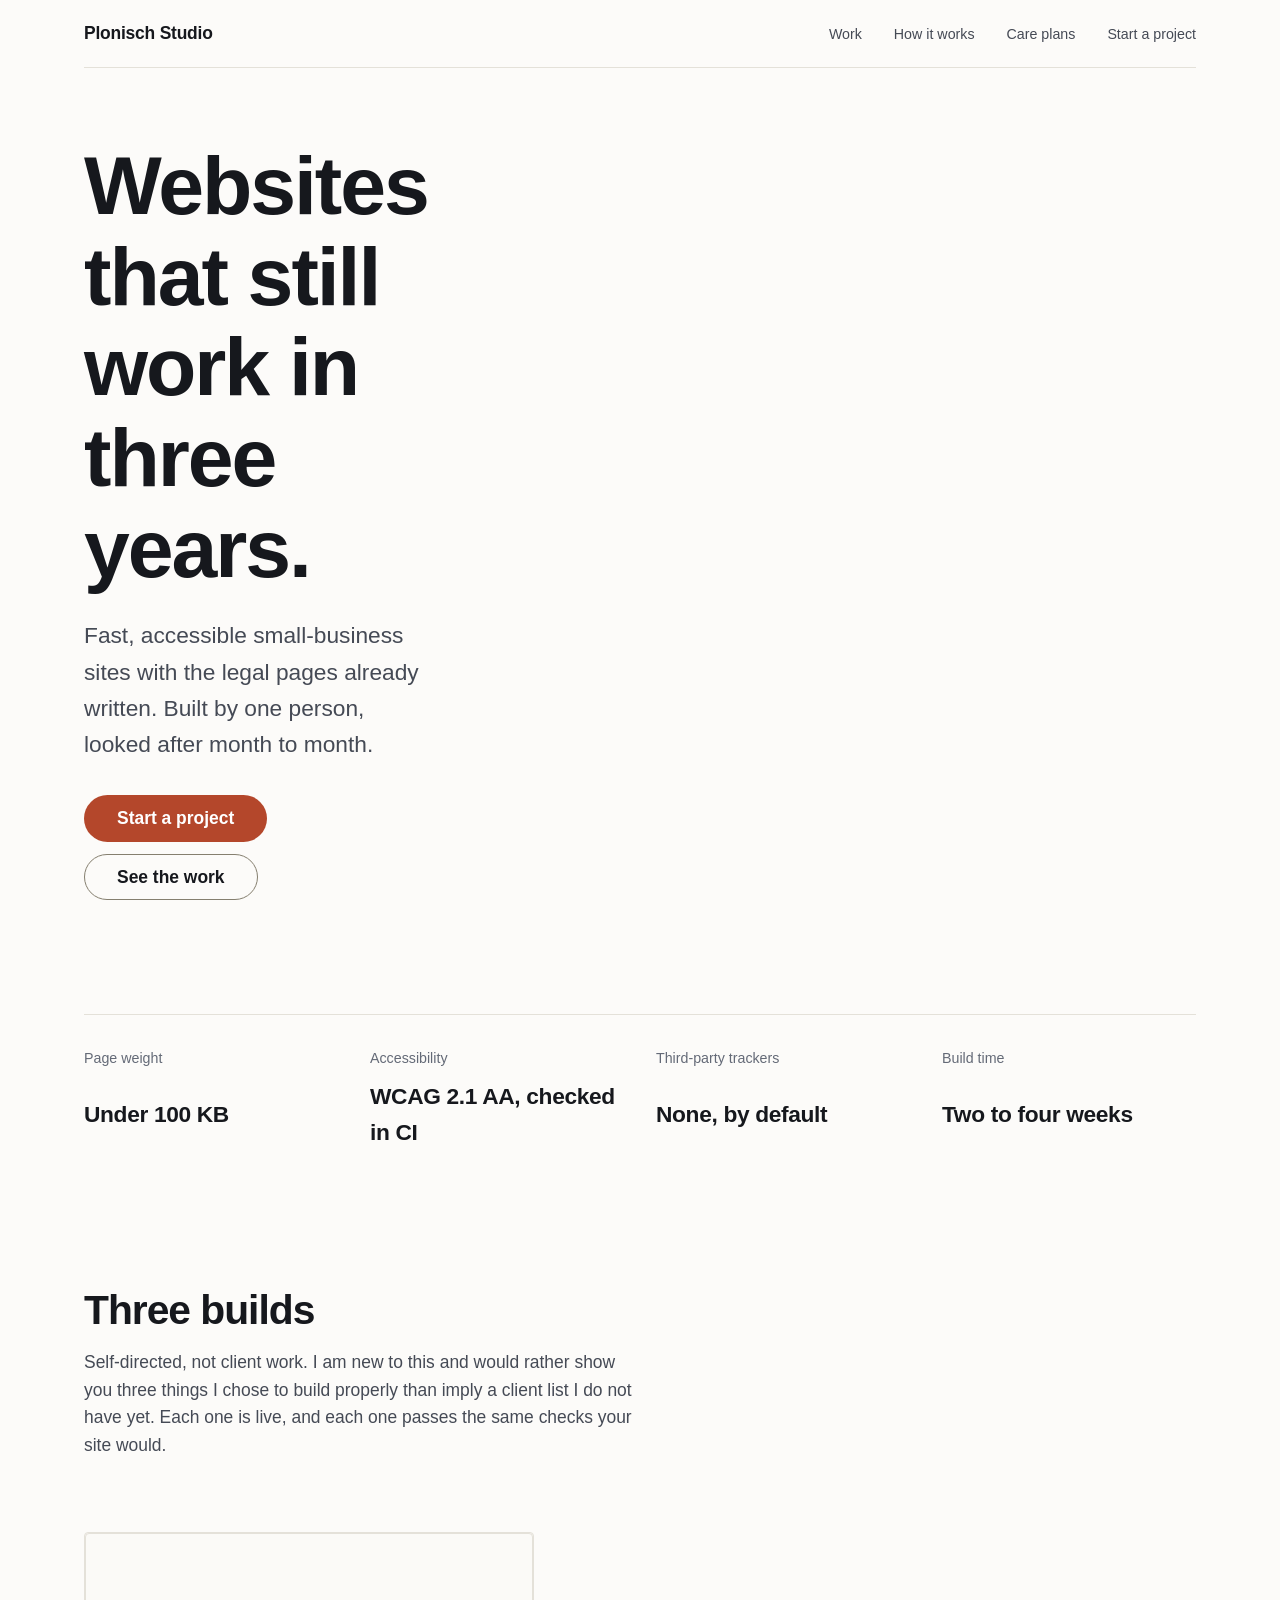
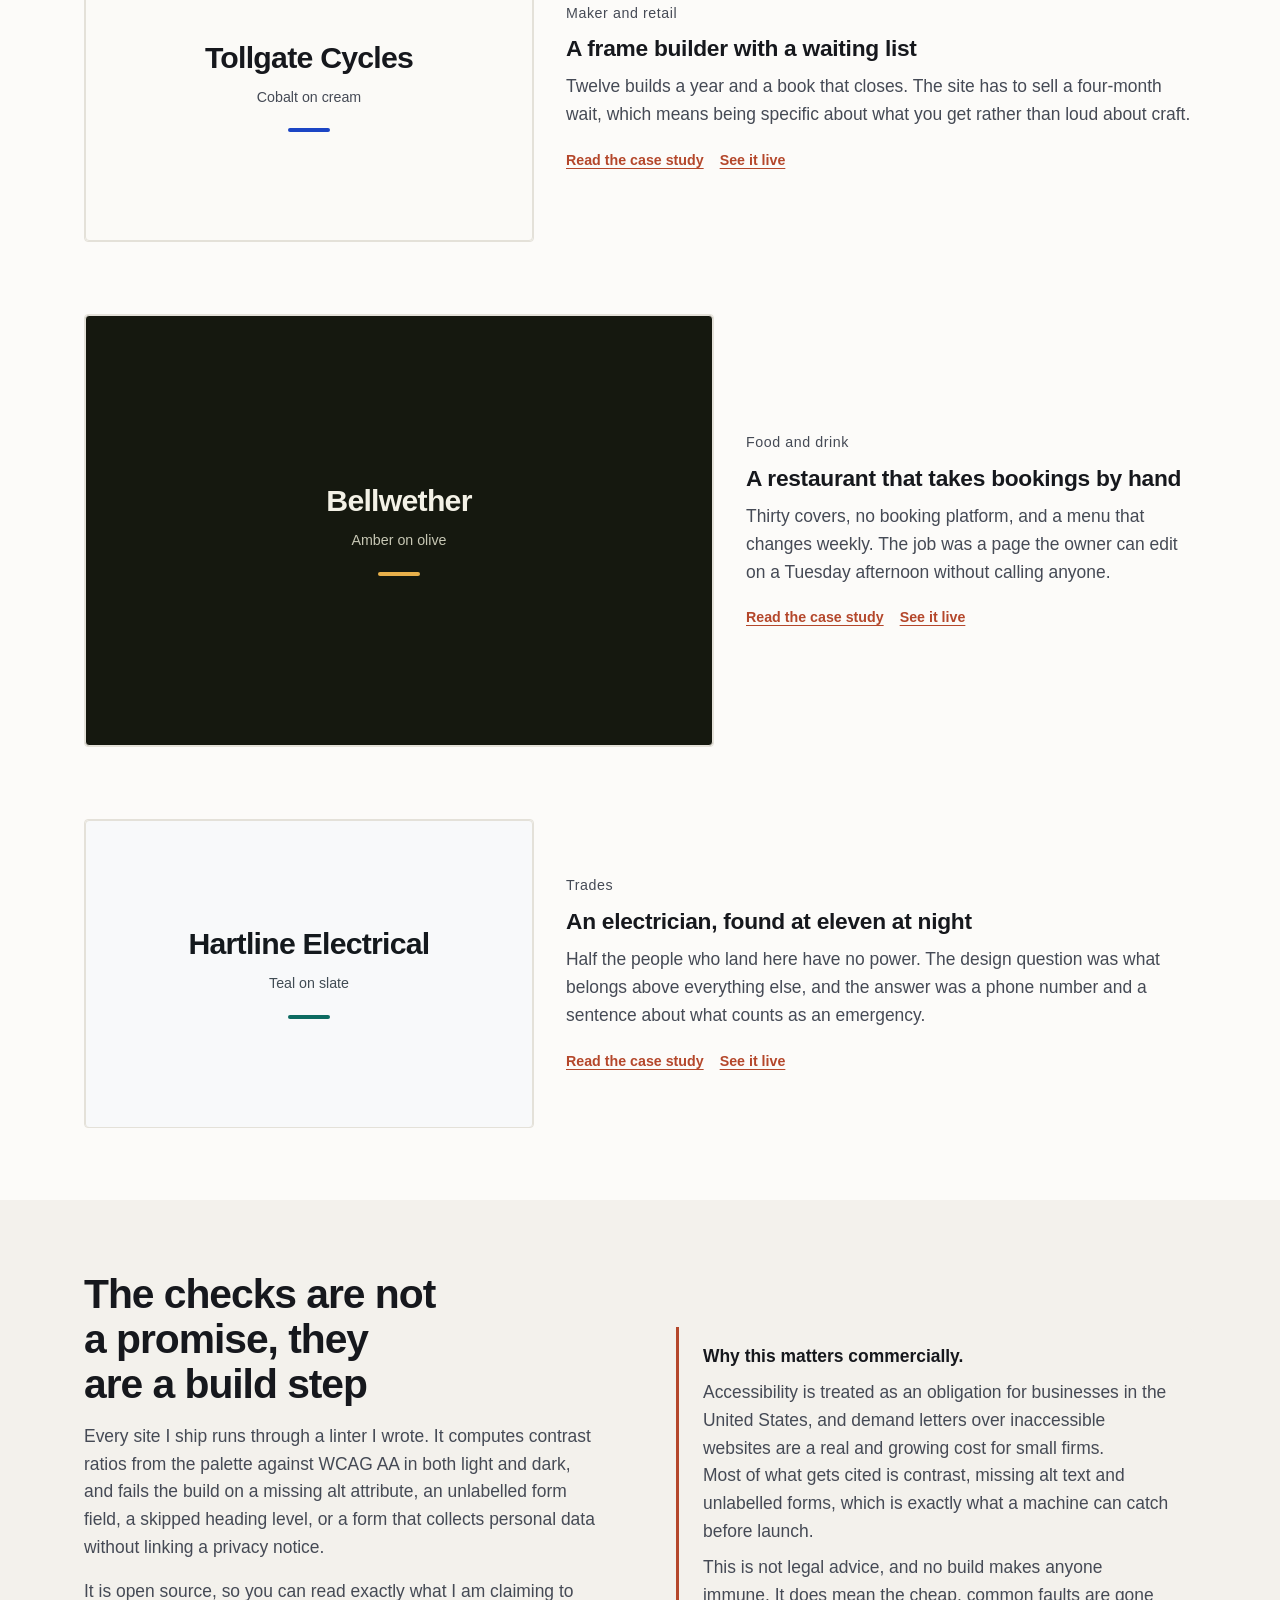
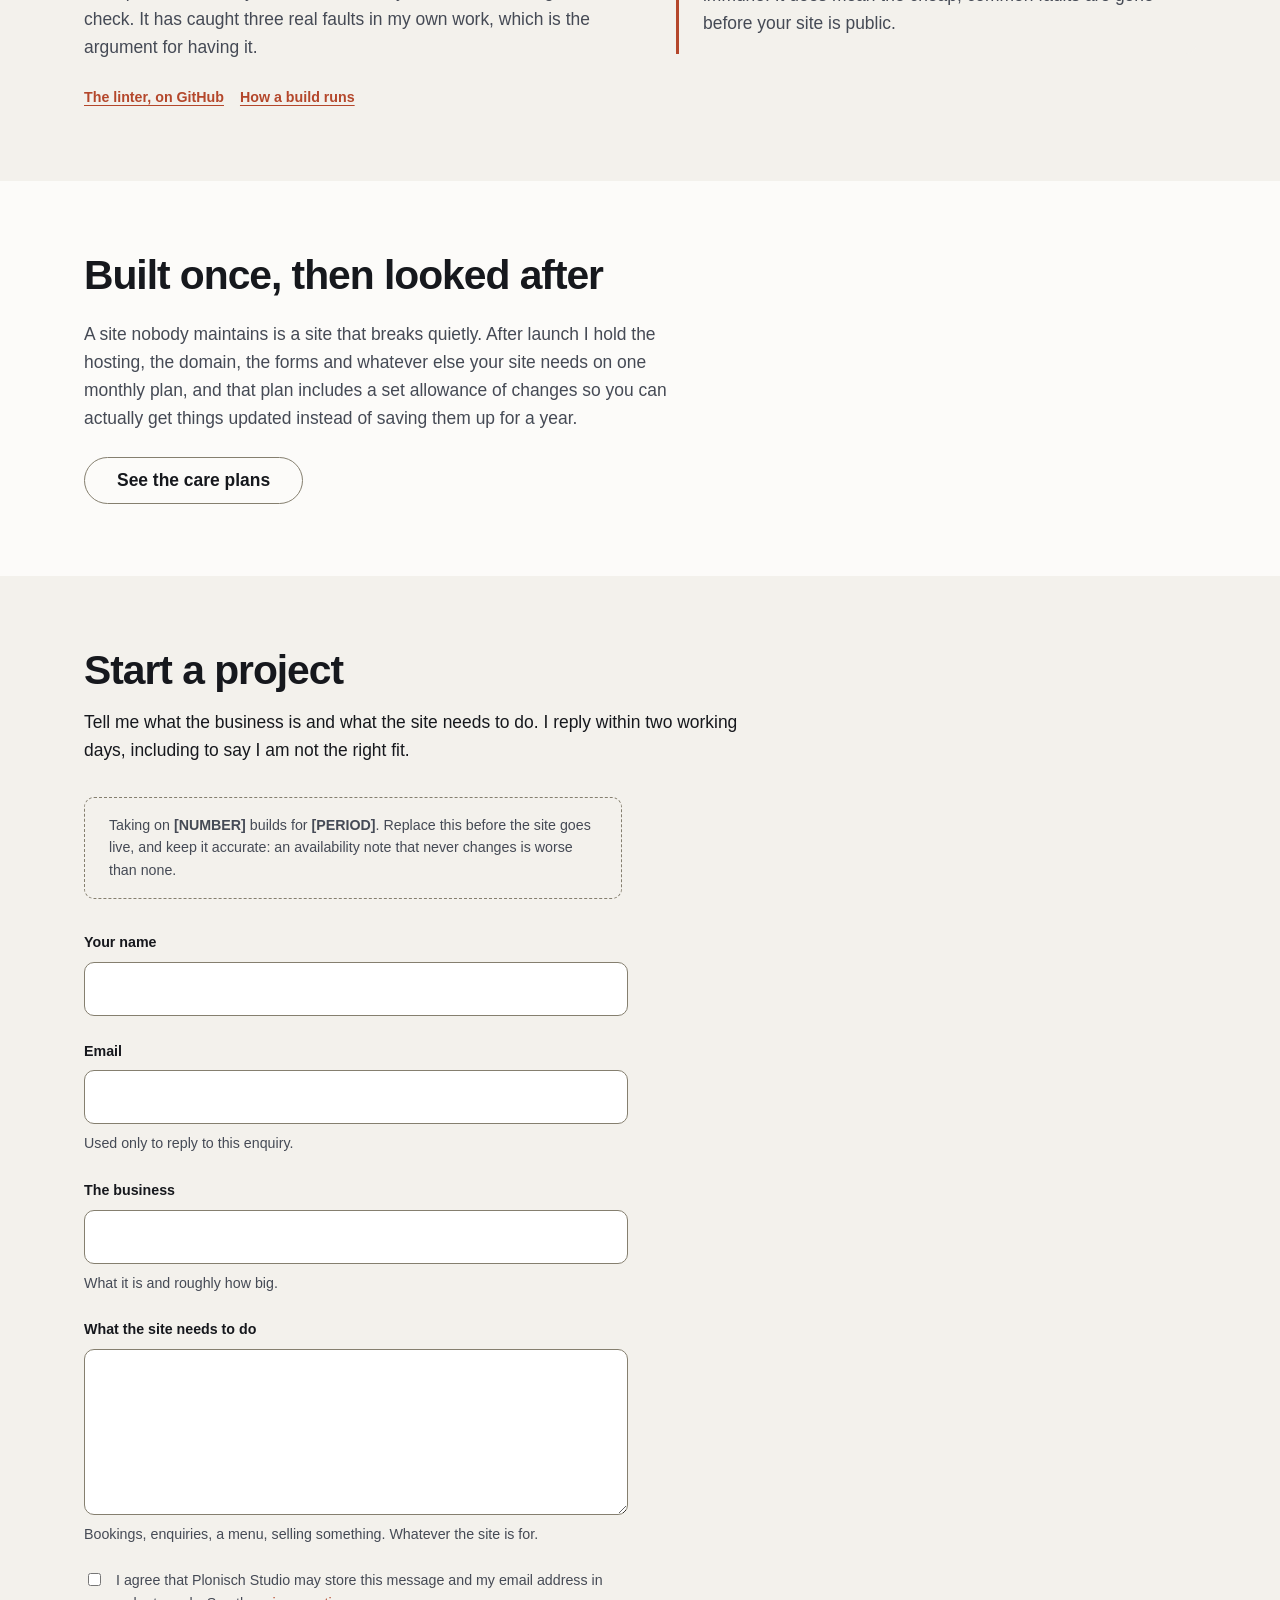
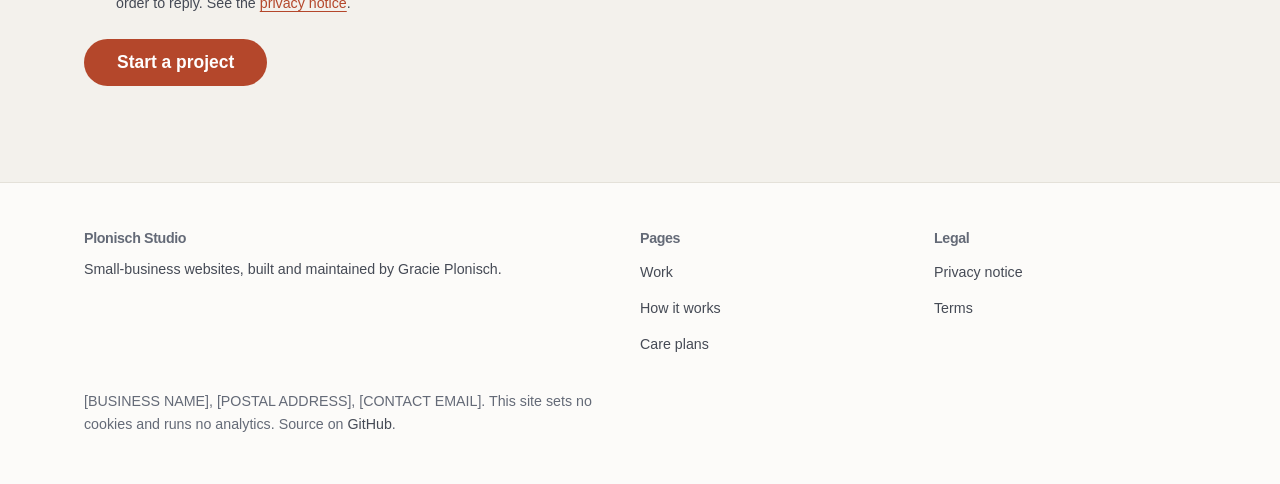
<file: index.html>
<!doctype html>
<html lang="en">
<head>
<meta charset="utf-8">
<meta name="viewport" content="width=device-width, initial-scale=1">
<title>Plonisch Studio - websites for small businesses</title>
<meta name="description" content="Small-business websites that load fast, pass WCAG AA, and come with the legal pages already written. Built and looked after by one person.">
<link rel="stylesheet" href="tokens/tokens.css">
<link rel="stylesheet" href="css/base.css">
<link rel="stylesheet" href="css/components.css">
</head>
<body>
<a class="skip-link" href="#main">Skip to content</a>

<header>
  <div class="shell">
    <nav class="nav" aria-label="Primary">
      <a class="nav__brand" href="index.html">Plonisch Studio</a>
      <button class="nav__toggle" type="button" aria-expanded="false" aria-controls="nav-links">Menu</button>
      <ul class="nav__links" id="nav-links">
        <li><a href="#work">Work</a></li>
        <li><a href="process.html">How it works</a></li>
        <li><a href="process.html#plans">Care plans</a></li>
        <li><a href="#start">Start a project</a></li>
      </ul>
    </nav>
  </div>
</header>

<main id="main">

  <section class="shell">
    <div class="lede">
      <h1>Websites that still work in three years.</h1>
      <p>Fast, accessible small-business sites with the legal pages already written. Built by one person, looked after month to month.</p>
      <div class="hero__actions">
        <a class="btn btn--primary" href="#start">Start a project</a>
        <a class="btn btn--ghost" href="#work">See the work</a>
      </div>
    </div>
  </section>

  <section class="section--tight">
    <div class="shell">
      <dl class="facts">
        <div>
          <dt>Page weight</dt>
          <dd>Under 100 KB</dd>
        </div>
        <div>
          <dt>Accessibility</dt>
          <dd>WCAG 2.1 AA, checked in CI</dd>
        </div>
        <div>
          <dt>Third-party trackers</dt>
          <dd>None, by default</dd>
        </div>
        <div>
          <dt>Build time</dt>
          <dd>Two to four weeks</dd>
        </div>
      </dl>
    </div>
  </section>

  <section class="section" id="work">
    <div class="shell">
      <div style="display:grid; gap:var(--space-4); max-width:58ch; margin-bottom:var(--space-8);">
        <h2>Three builds</h2>
        <p style="color:var(--ink-2);">
          Self-directed, not client work. I am new to this and would rather show you three things I
          chose to build properly than imply a client list I do not have yet. Each one is live, and
          each one passes the same checks your site would.
        </p>
      </div>

      <div class="work">

        <article class="work__item">
          <div class="work__shot">
            <div class="swatch" style="--swatch-paper:#fbfaf7; --swatch-ink:#16181d; --swatch-ink-2:#454a55; --swatch-accent:#1b45c4;">
              <b>Tollgate Cycles</b>
              <span>Cobalt on cream</span>
              <i aria-hidden="true"></i>
            </div>
          </div>
          <div class="work__text">
            <p class="work__kind">Maker and retail</p>
            <h3>A frame builder with a waiting list</h3>
            <p>Twelve builds a year and a book that closes. The site has to sell a four-month wait, which means being specific about what you get rather than loud about craft.</p>
            <div class="work__links">
              <a href="case/tollgate.html">Read the case study</a>
              <a href="https://gplonisch.github.io/static-studio/demo/">See it live</a>
            </div>
          </div>
        </article>

        <article class="work__item">
          <div class="work__shot">
            <div class="swatch" style="--swatch-paper:#15180f; --swatch-ink:#f3f1e6; --swatch-ink-2:#c7c7b4; --swatch-accent:#e8b04b;">
              <b>Bellwether</b>
              <span>Amber on olive</span>
              <i aria-hidden="true"></i>
            </div>
          </div>
          <div class="work__text">
            <p class="work__kind">Food and drink</p>
            <h3>A restaurant that takes bookings by hand</h3>
            <p>Thirty covers, no booking platform, and a menu that changes weekly. The job was a page the owner can edit on a Tuesday afternoon without calling anyone.</p>
            <div class="work__links">
              <a href="case/bellwether.html">Read the case study</a>
              <a href="work/bellwether/">See it live</a>
            </div>
          </div>
        </article>

        <article class="work__item">
          <div class="work__shot">
            <div class="swatch" style="--swatch-paper:#f8f9fa; --swatch-ink:#14191d; --swatch-ink-2:#414c54; --swatch-accent:#0d6b61;">
              <b>Hartline Electrical</b>
              <span>Teal on slate</span>
              <i aria-hidden="true"></i>
            </div>
          </div>
          <div class="work__text">
            <p class="work__kind">Trades</p>
            <h3>An electrician, found at eleven at night</h3>
            <p>Half the people who land here have no power. The design question was what belongs above everything else, and the answer was a phone number and a sentence about what counts as an emergency.</p>
            <div class="work__links">
              <a href="case/hartline.html">Read the case study</a>
              <a href="work/hartline/">See it live</a>
            </div>
          </div>
        </article>

      </div>
    </div>
  </section>

  <section class="section section--alt">
    <div class="shell">
      <div class="row">
        <div class="row__text">
          <h2>The checks are not a promise, they are a build step</h2>
          <p>Every site I ship runs through a linter I wrote. It computes contrast ratios from the palette against WCAG AA in both light and dark, and fails the build on a missing alt attribute, an unlabelled form field, a skipped heading level, or a form that collects personal data without linking a privacy notice.</p>
          <p>It is open source, so you can read exactly what I am claiming to check. It has caught three real faults in my own work, which is the argument for having it.</p>
          <div class="work__links">
            <a href="https://github.com/gplonisch/static-studio">The linter, on GitHub</a>
            <a href="process.html">How a build runs</a>
          </div>
        </div>
        <div class="callout">
          <p><strong>Why this matters commercially.</strong></p>
          <p>Accessibility is treated as an obligation for businesses in the United States, and demand letters over inaccessible websites are a real and growing cost for small firms. Most of what gets cited is contrast, missing alt text and unlabelled forms, which is exactly what a machine can catch before launch.</p>
          <p>This is not legal advice, and no build makes anyone immune. It does mean the cheap, common faults are gone before your site is public.</p>
        </div>
      </div>
    </div>
  </section>

  <section class="section">
    <div class="shell">
      <div style="display:grid; gap:var(--space-5); max-width:62ch;">
        <h2>Built once, then looked after</h2>
        <p style="color:var(--ink-2);">
          A site nobody maintains is a site that breaks quietly. After launch I hold the hosting,
          the domain, the forms and whatever else your site needs on one monthly plan, and that plan
          includes a set allowance of changes so you can actually get things updated instead of
          saving them up for a year.
        </p>
        <div class="hero__actions">
          <a class="btn btn--ghost" href="process.html#plans">See the care plans</a>
        </div>
      </div>
    </div>
  </section>

  <section class="section section--alt" id="start">
    <div class="shell">
      <div style="display:grid; gap:var(--space-6); max-width:var(--shell-narrow);">
        <div style="display:grid; gap:var(--space-4);">
          <h2>Start a project</h2>
          <p>Tell me what the business is and what the site needs to do. I reply within two working days, including to say I am not the right fit.</p>
        </div>

        <p class="note">
          Taking on <strong>[NUMBER]</strong> builds for <strong>[PERIOD]</strong>.
          Replace this before the site goes live, and keep it accurate: an availability note that
          never changes is worse than none.
        </p>

        <form class="form" id="enquiry-form" data-validate novalidate
              data-sent-message="This site is not wired to a form handler yet, so nothing was sent. Email directly in the meantime.">
          <div class="field">
            <label for="name">Your name</label>
            <input type="text" id="name" name="name" autocomplete="name" required>
            <p class="field__error" id="name-error" hidden>Please enter your name.</p>
          </div>
          <div class="field">
            <label for="email">Email</label>
            <input type="email" id="email" name="email" autocomplete="email" required aria-describedby="email-hint">
            <p class="field__hint" id="email-hint">Used only to reply to this enquiry.</p>
            <p class="field__error" id="email-error" hidden>Please enter a valid email address.</p>
          </div>
          <div class="field">
            <label for="business">The business</label>
            <input type="text" id="business" name="business" required aria-describedby="business-hint">
            <p class="field__hint" id="business-hint">What it is and roughly how big.</p>
            <p class="field__error" id="business-error" hidden>Please tell me about the business.</p>
          </div>
          <div class="field">
            <label for="brief">What the site needs to do</label>
            <textarea id="brief" name="brief" rows="5" required></textarea>
            <p class="field__hint">Bookings, enquiries, a menu, selling something. Whatever the site is for.</p>
            <p class="field__error" id="brief-error" hidden>Please say what the site needs to do.</p>
          </div>
          <div class="consent">
            <input type="checkbox" id="consent" name="consent" required>
            <label for="consent" style="font-weight:400; color:var(--ink-2);">
              I agree that Plonisch Studio may store this message and my email address in order to reply.
              See the <a href="privacy.html">privacy notice</a>.
            </label>
          </div>
          <p class="field__error" id="consent-error" hidden>Please confirm before sending.</p>
          <div><button class="btn btn--primary" type="submit">Start a project</button></div>
          <p role="status" id="form-status" class="field__hint"></p>
        </form>
      </div>
    </div>
  </section>

</main>

<footer class="footer">
  <div class="shell">
    <div class="footer__grid">
      <div>
        <h2 class="footer__heading">Plonisch Studio</h2>
        <p style="color:var(--ink-2); font-size:var(--step--1);">
          Small-business websites, built and maintained by Gracie Plonisch.
        </p>
      </div>
      <div>
        <h2 class="footer__heading">Pages</h2>
        <ul>
          <li><a href="#work">Work</a></li>
          <li><a href="process.html">How it works</a></li>
          <li><a href="process.html#plans">Care plans</a></li>
        </ul>
      </div>
      <div>
        <h2 class="footer__heading">Legal</h2>
        <ul>
          <li><a href="privacy.html">Privacy notice</a></li>
          <li><a href="terms.html">Terms</a></li>
        </ul>
      </div>
    </div>
    <p class="footer__legal">
      [BUSINESS NAME], [POSTAL ADDRESS], [CONTACT EMAIL]. This site sets no cookies and runs no
      analytics. Source on <a href="https://github.com/gplonisch/studio">GitHub</a>.
    </p>
  </div>
</footer>

<script src="js/site.js"></script>
</body>
</html>
</file>
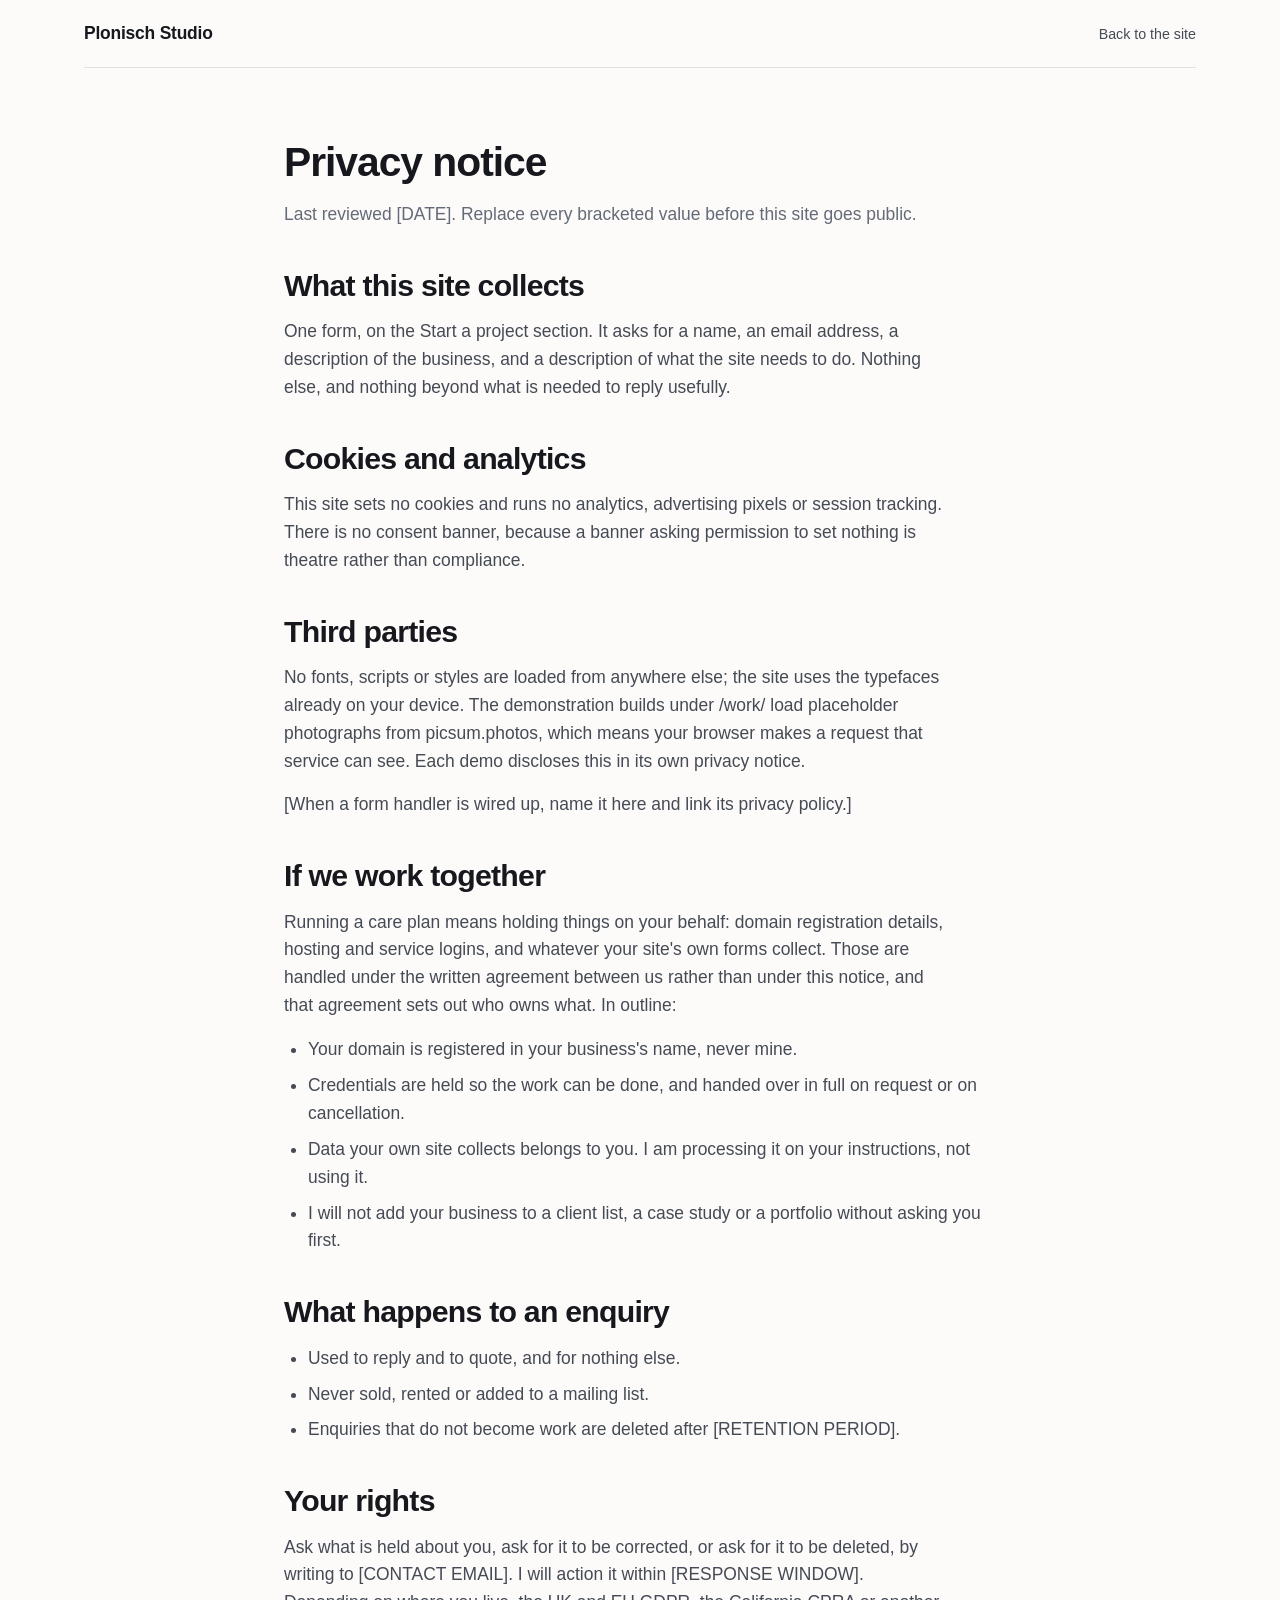
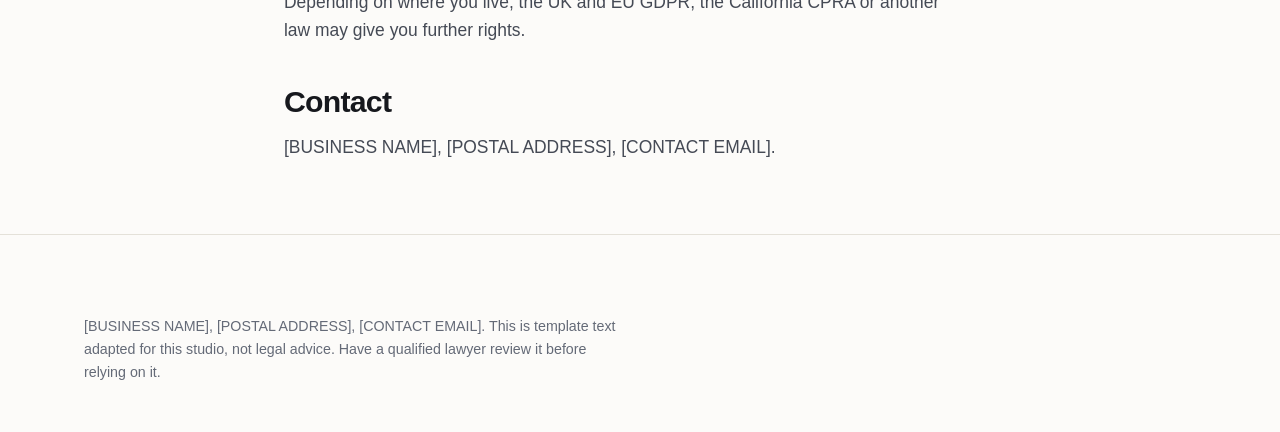
<file: privacy.html>
<!doctype html>
<html lang="en">
<head>
<meta charset="utf-8">
<meta name="viewport" content="width=device-width, initial-scale=1">
<title>Privacy notice - Plonisch Studio</title>
<meta name="description" content="What the Plonisch Studio enquiry form collects, and how client data is handled under a care plan.">
<link rel="stylesheet" href="tokens/tokens.css">
<link rel="stylesheet" href="css/base.css">
<link rel="stylesheet" href="css/components.css">
</head>
<body>
<a class="skip-link" href="#main">Skip to content</a>
<header>
  <div class="shell">
    <nav class="nav" aria-label="Primary">
      <a class="nav__brand" href="index.html">Plonisch Studio</a>
      <ul class="nav__links" id="nav-links"><li><a href="index.html">Back to the site</a></li></ul>
    </nav>
  </div>
</header>
<main id="main" class="section">
  <div class="shell shell--narrow">
    <div class="prose">
      <h1 style="font-size:var(--step-3);">Privacy notice</h1>
      <p style="color:var(--ink-3);">Last reviewed [DATE]. Replace every bracketed value before this site goes public.</p>

      <h2>What this site collects</h2>
      <p>One form, on the Start a project section. It asks for a name, an email address, a description of the business, and a description of what the site needs to do. Nothing else, and nothing beyond what is needed to reply usefully.</p>

      <h2>Cookies and analytics</h2>
      <p>This site sets no cookies and runs no analytics, advertising pixels or session tracking. There is no consent banner, because a banner asking permission to set nothing is theatre rather than compliance.</p>

      <h2>Third parties</h2>
      <p>No fonts, scripts or styles are loaded from anywhere else; the site uses the typefaces already on your device. The demonstration builds under /work/ load placeholder photographs from picsum.photos, which means your browser makes a request that service can see. Each demo discloses this in its own privacy notice.</p>
      <p>[When a form handler is wired up, name it here and link its privacy policy.]</p>

      <h2>If we work together</h2>
      <p>Running a care plan means holding things on your behalf: domain registration details, hosting and service logins, and whatever your site's own forms collect. Those are handled under the written agreement between us rather than under this notice, and that agreement sets out who owns what. In outline:</p>
      <ul>
        <li>Your domain is registered in your business's name, never mine.</li>
        <li>Credentials are held so the work can be done, and handed over in full on request or on cancellation.</li>
        <li>Data your own site collects belongs to you. I am processing it on your instructions, not using it.</li>
        <li>I will not add your business to a client list, a case study or a portfolio without asking you first.</li>
      </ul>

      <h2>What happens to an enquiry</h2>
      <ul>
        <li>Used to reply and to quote, and for nothing else.</li>
        <li>Never sold, rented or added to a mailing list.</li>
        <li>Enquiries that do not become work are deleted after [RETENTION PERIOD].</li>
      </ul>

      <h2>Your rights</h2>
      <p>Ask what is held about you, ask for it to be corrected, or ask for it to be deleted, by writing to [CONTACT EMAIL]. I will action it within [RESPONSE WINDOW]. Depending on where you live, the UK and EU GDPR, the California CPRA or another law may give you further rights.</p>

      <h2>Contact</h2>
      <p>[BUSINESS NAME], [POSTAL ADDRESS], [CONTACT EMAIL].</p>
    </div>
  </div>
</main>
<footer class="footer">
  <div class="shell">
    <p class="footer__legal">
      [BUSINESS NAME], [POSTAL ADDRESS], [CONTACT EMAIL]. This is template text adapted for this
      studio, not legal advice. Have a qualified lawyer review it before relying on it.
    </p>
  </div>
</footer>
</body>
</html>
</file>
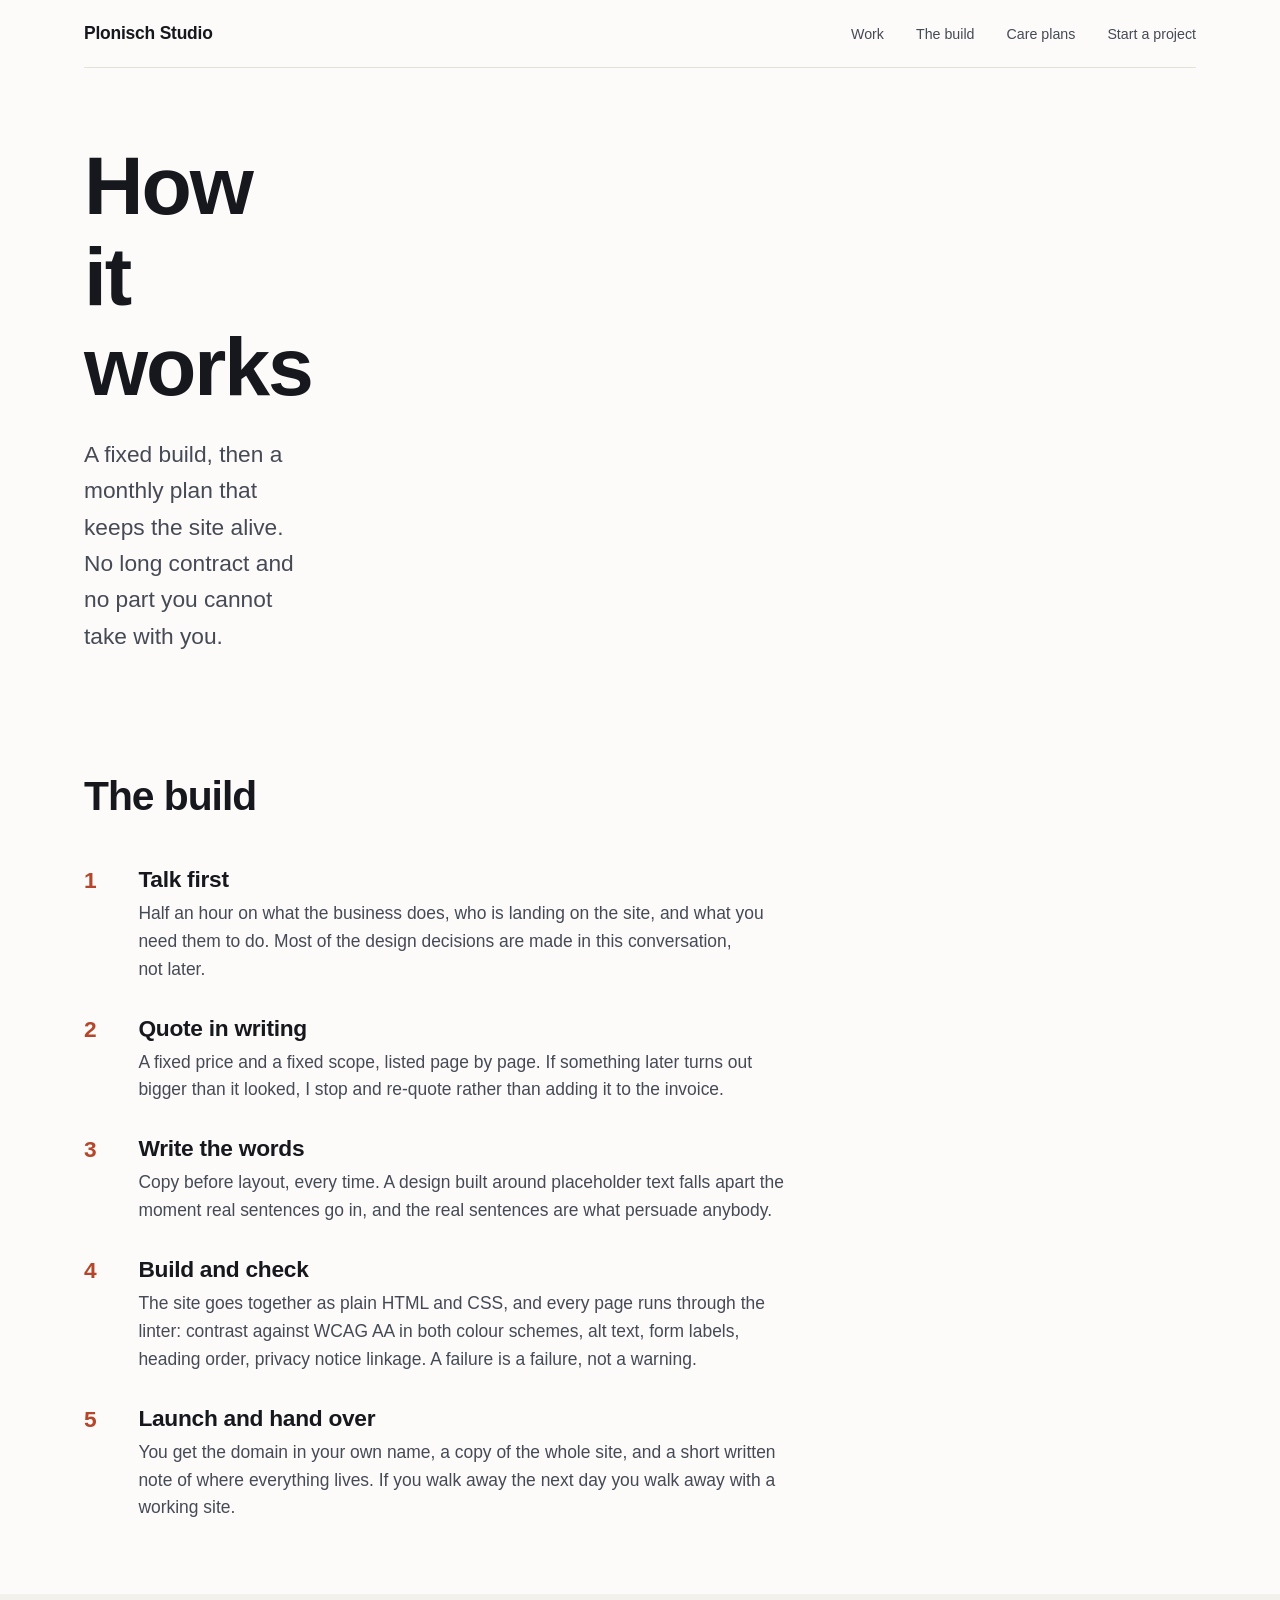
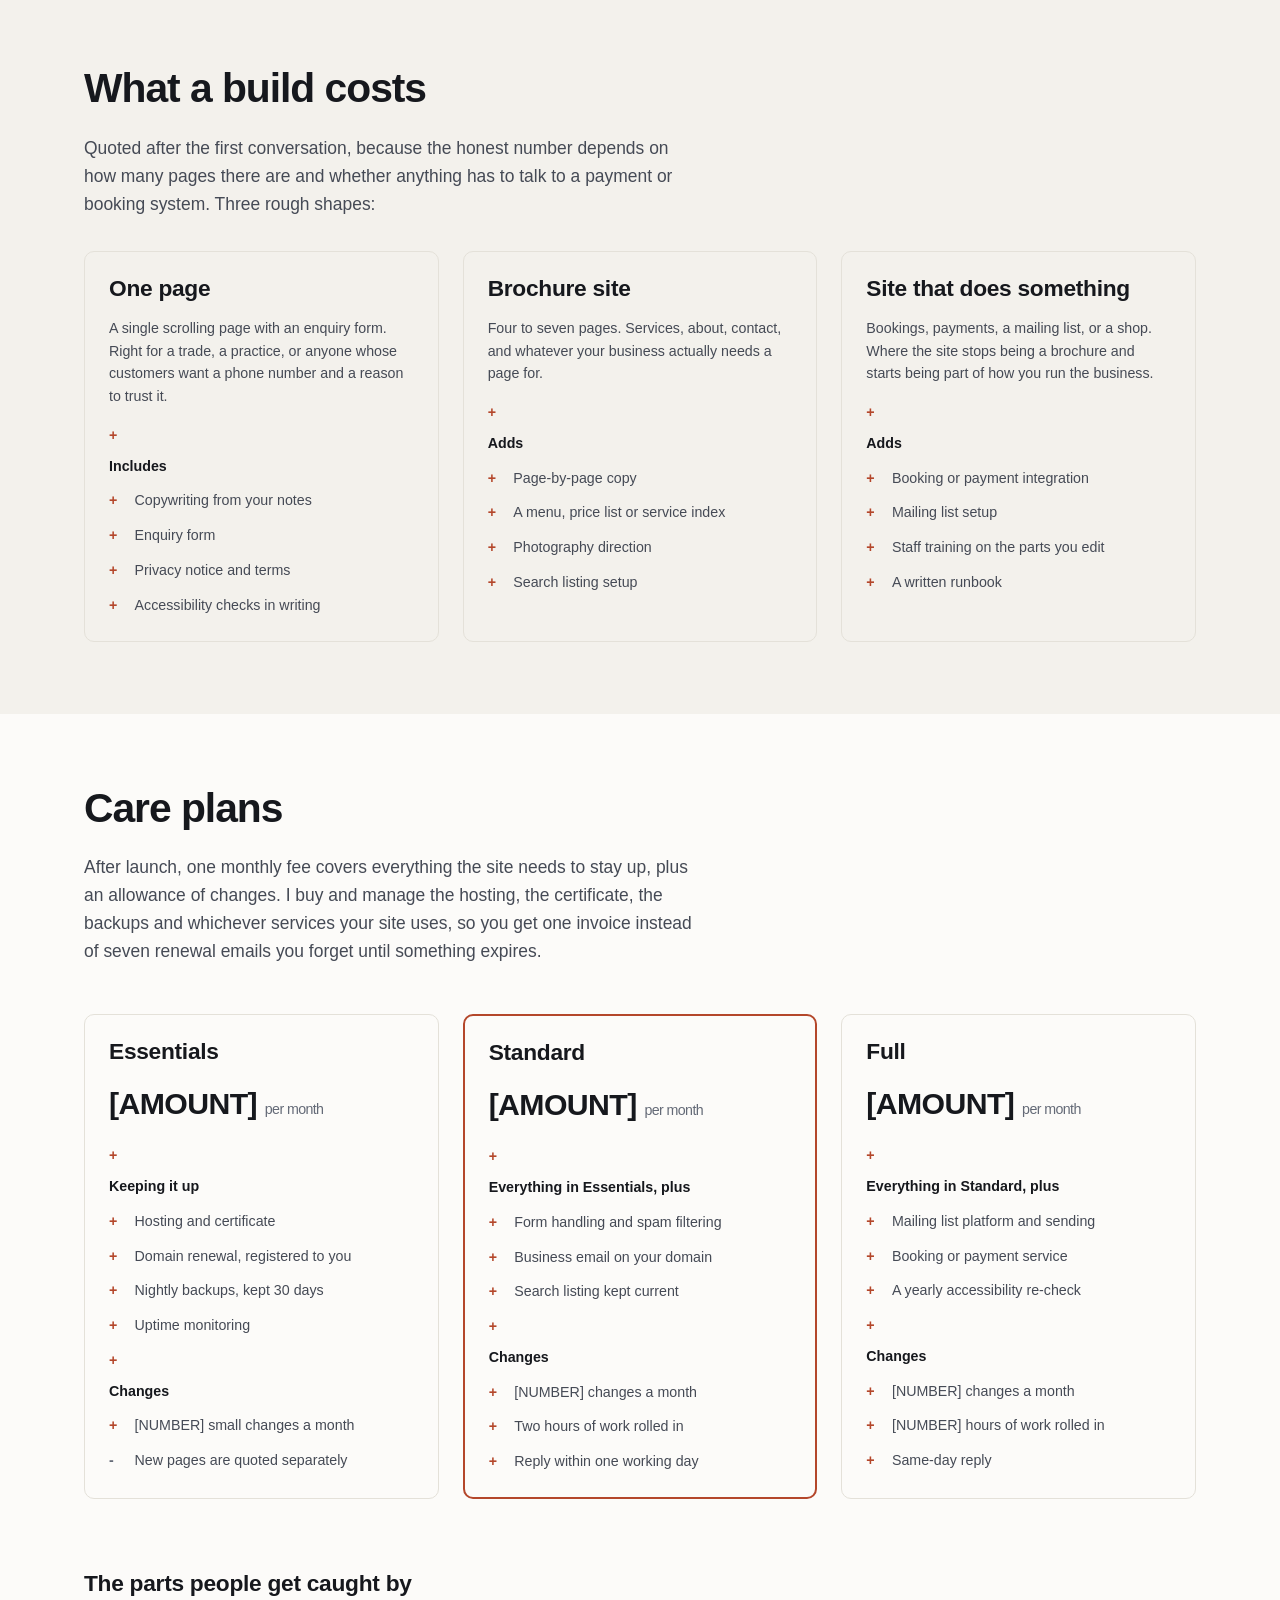
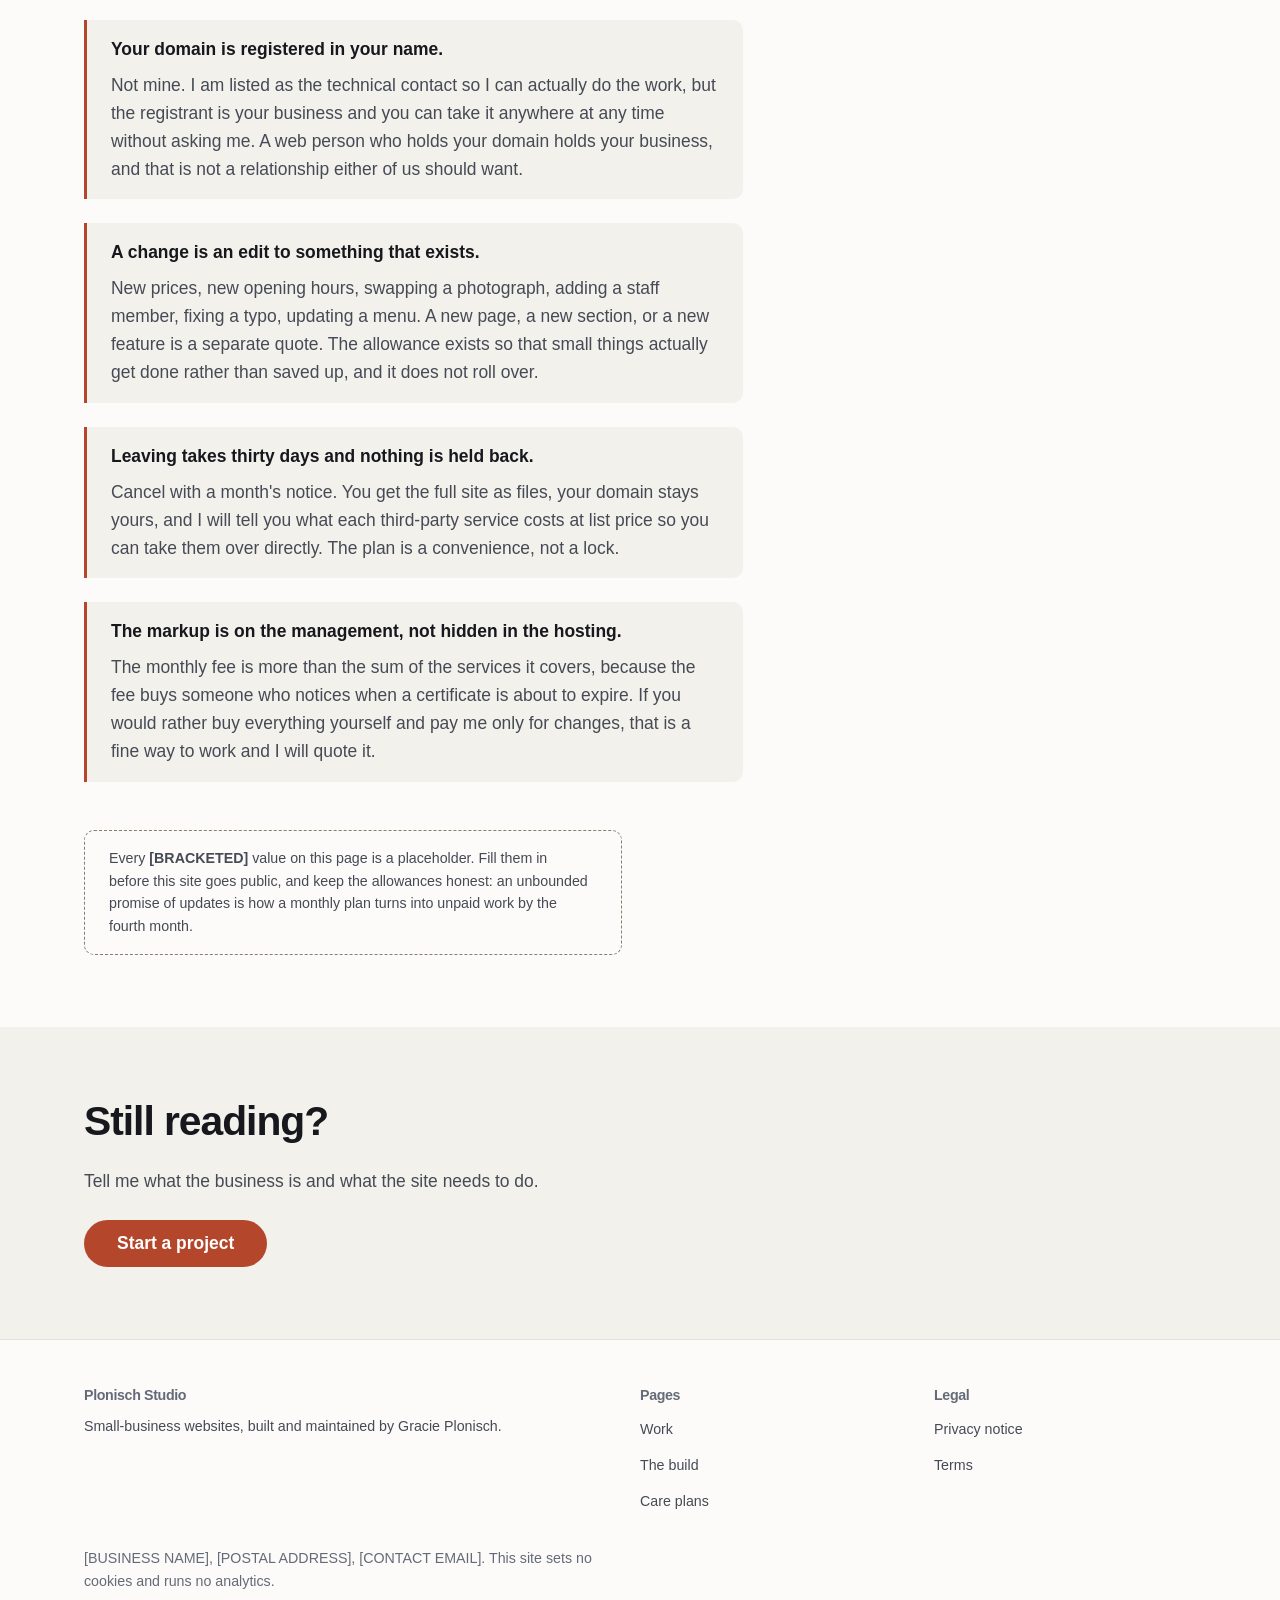
<file: process.html>
<!doctype html>
<html lang="en">
<head>
<meta charset="utf-8">
<meta name="viewport" content="width=device-width, initial-scale=1">
<title>How it works - Plonisch Studio</title>
<meta name="description" content="How a build runs, what a care plan covers, and the terms that matter: who owns your domain, what counts as a change, and what happens if you leave.">
<link rel="stylesheet" href="tokens/tokens.css">
<link rel="stylesheet" href="css/base.css">
<link rel="stylesheet" href="css/components.css">
</head>
<body>
<a class="skip-link" href="#main">Skip to content</a>

<header>
  <div class="shell">
    <nav class="nav" aria-label="Primary">
      <a class="nav__brand" href="index.html">Plonisch Studio</a>
      <button class="nav__toggle" type="button" aria-expanded="false" aria-controls="nav-links">Menu</button>
      <ul class="nav__links" id="nav-links">
        <li><a href="index.html#work">Work</a></li>
        <li><a href="#build">The build</a></li>
        <li><a href="#plans">Care plans</a></li>
        <li><a href="index.html#start">Start a project</a></li>
      </ul>
    </nav>
  </div>
</header>

<main id="main">

  <section class="shell">
    <div class="lede">
      <h1>How it works</h1>
      <p>A fixed build, then a monthly plan that keeps the site alive. No long contract and no part you cannot take with you.</p>
    </div>
  </section>

  <section class="section" id="build">
    <div class="shell">
      <h2 style="margin-bottom:var(--space-7);">The build</h2>
      <div class="steps">
        <div class="step">
          <div>
            <h3>Talk first</h3>
            <p>Half an hour on what the business does, who is landing on the site, and what you need them to do. Most of the design decisions are made in this conversation, not later.</p>
          </div>
        </div>
        <div class="step">
          <div>
            <h3>Quote in writing</h3>
            <p>A fixed price and a fixed scope, listed page by page. If something later turns out bigger than it looked, I stop and re-quote rather than adding it to the invoice.</p>
          </div>
        </div>
        <div class="step">
          <div>
            <h3>Write the words</h3>
            <p>Copy before layout, every time. A design built around placeholder text falls apart the moment real sentences go in, and the real sentences are what persuade anybody.</p>
          </div>
        </div>
        <div class="step">
          <div>
            <h3>Build and check</h3>
            <p>The site goes together as plain HTML and CSS, and every page runs through the linter: contrast against WCAG AA in both colour schemes, alt text, form labels, heading order, privacy notice linkage. A failure is a failure, not a warning.</p>
          </div>
        </div>
        <div class="step">
          <div>
            <h3>Launch and hand over</h3>
            <p>You get the domain in your own name, a copy of the whole site, and a short written note of where everything lives. If you walk away the next day you walk away with a working site.</p>
          </div>
        </div>
      </div>
    </div>
  </section>

  <section class="section section--alt">
    <div class="shell">
      <div style="display:grid; gap:var(--space-5); max-width:64ch;">
        <h2>What a build costs</h2>
        <p style="color:var(--ink-2);">Quoted after the first conversation, because the honest number depends on how many pages there are and whether anything has to talk to a payment or booking system. Three rough shapes:</p>
      </div>

      <div class="plans" style="margin-top:var(--space-6);">
        <div class="plan">
          <h3>One page</h3>
          <p style="color:var(--ink-2); font-size:var(--step--1);">A single scrolling page with an enquiry form. Right for a trade, a practice, or anyone whose customers want a phone number and a reason to trust it.</p>
          <ul>
            <li><b>Includes</b></li>
            <li>Copywriting from your notes</li>
            <li>Enquiry form</li>
            <li>Privacy notice and terms</li>
            <li>Accessibility checks in writing</li>
          </ul>
        </div>
        <div class="plan">
          <h3>Brochure site</h3>
          <p style="color:var(--ink-2); font-size:var(--step--1);">Four to seven pages. Services, about, contact, and whatever your business actually needs a page for.</p>
          <ul>
            <li><b>Adds</b></li>
            <li>Page-by-page copy</li>
            <li>A menu, price list or service index</li>
            <li>Photography direction</li>
            <li>Search listing setup</li>
          </ul>
        </div>
        <div class="plan">
          <h3>Site that does something</h3>
          <p style="color:var(--ink-2); font-size:var(--step--1);">Bookings, payments, a mailing list, or a shop. Where the site stops being a brochure and starts being part of how you run the business.</p>
          <ul>
            <li><b>Adds</b></li>
            <li>Booking or payment integration</li>
            <li>Mailing list setup</li>
            <li>Staff training on the parts you edit</li>
            <li>A written runbook</li>
          </ul>
        </div>
      </div>
    </div>
  </section>

  <section class="section" id="plans">
    <div class="shell">
      <div style="display:grid; gap:var(--space-5); max-width:64ch; margin-bottom:var(--space-7);">
        <h2>Care plans</h2>
        <p style="color:var(--ink-2);">
          After launch, one monthly fee covers everything the site needs to stay up, plus an
          allowance of changes. I buy and manage the hosting, the certificate, the backups and
          whichever services your site uses, so you get one invoice instead of seven renewal
          emails you forget until something expires.
        </p>
      </div>

      <div class="plans">

        <div class="plan">
          <h3>Essentials</h3>
          <p class="plan__price">[AMOUNT] <span>per month</span></p>
          <ul>
            <li><b>Keeping it up</b></li>
            <li>Hosting and certificate</li>
            <li>Domain renewal, registered to you</li>
            <li>Nightly backups, kept 30 days</li>
            <li>Uptime monitoring</li>
            <li><b>Changes</b></li>
            <li>[NUMBER] small changes a month</li>
            <li class="plan__not">New pages are quoted separately</li>
          </ul>
        </div>

        <div class="plan plan--featured">
          <h3>Standard</h3>
          <p class="plan__price">[AMOUNT] <span>per month</span></p>
          <ul>
            <li><b>Everything in Essentials, plus</b></li>
            <li>Form handling and spam filtering</li>
            <li>Business email on your domain</li>
            <li>Search listing kept current</li>
            <li><b>Changes</b></li>
            <li>[NUMBER] changes a month</li>
            <li>Two hours of work rolled in</li>
            <li>Reply within one working day</li>
          </ul>
        </div>

        <div class="plan">
          <h3>Full</h3>
          <p class="plan__price">[AMOUNT] <span>per month</span></p>
          <ul>
            <li><b>Everything in Standard, plus</b></li>
            <li>Mailing list platform and sending</li>
            <li>Booking or payment service</li>
            <li>A yearly accessibility re-check</li>
            <li><b>Changes</b></li>
            <li>[NUMBER] changes a month</li>
            <li>[NUMBER] hours of work rolled in</li>
            <li>Same-day reply</li>
          </ul>
        </div>

      </div>

      <div style="display:grid; gap:var(--space-5); max-width:68ch; margin-top:var(--space-8);">
        <h3>The parts people get caught by</h3>

        <div class="callout">
          <p><strong>Your domain is registered in your name.</strong></p>
          <p>Not mine. I am listed as the technical contact so I can actually do the work, but the registrant is your business and you can take it anywhere at any time without asking me. A web person who holds your domain holds your business, and that is not a relationship either of us should want.</p>
        </div>

        <div class="callout">
          <p><strong>A change is an edit to something that exists.</strong></p>
          <p>New prices, new opening hours, swapping a photograph, adding a staff member, fixing a typo, updating a menu. A new page, a new section, or a new feature is a separate quote. The allowance exists so that small things actually get done rather than saved up, and it does not roll over.</p>
        </div>

        <div class="callout">
          <p><strong>Leaving takes thirty days and nothing is held back.</strong></p>
          <p>Cancel with a month's notice. You get the full site as files, your domain stays yours, and I will tell you what each third-party service costs at list price so you can take them over directly. The plan is a convenience, not a lock.</p>
        </div>

        <div class="callout">
          <p><strong>The markup is on the management, not hidden in the hosting.</strong></p>
          <p>The monthly fee is more than the sum of the services it covers, because the fee buys someone who notices when a certificate is about to expire. If you would rather buy everything yourself and pay me only for changes, that is a fine way to work and I will quote it.</p>
        </div>
      </div>

      <p class="note" style="margin-top:var(--space-7);">
        Every <strong>[BRACKETED]</strong> value on this page is a placeholder. Fill them in before
        this site goes public, and keep the allowances honest: an unbounded promise of updates is
        how a monthly plan turns into unpaid work by the fourth month.
      </p>
    </div>
  </section>

  <section class="section section--alt">
    <div class="shell">
      <div style="display:grid; gap:var(--space-5); max-width:58ch;">
        <h2>Still reading?</h2>
        <p style="color:var(--ink-2);">Tell me what the business is and what the site needs to do.</p>
        <div class="hero__actions">
          <a class="btn btn--primary" href="index.html#start">Start a project</a>
        </div>
      </div>
    </div>
  </section>

</main>

<footer class="footer">
  <div class="shell">
    <div class="footer__grid">
      <div>
        <h2 class="footer__heading">Plonisch Studio</h2>
        <p style="color:var(--ink-2); font-size:var(--step--1);">
          Small-business websites, built and maintained by Gracie Plonisch.
        </p>
      </div>
      <div>
        <h2 class="footer__heading">Pages</h2>
        <ul>
          <li><a href="index.html#work">Work</a></li>
          <li><a href="#build">The build</a></li>
          <li><a href="#plans">Care plans</a></li>
        </ul>
      </div>
      <div>
        <h2 class="footer__heading">Legal</h2>
        <ul>
          <li><a href="privacy.html">Privacy notice</a></li>
          <li><a href="terms.html">Terms</a></li>
        </ul>
      </div>
    </div>
    <p class="footer__legal">
      [BUSINESS NAME], [POSTAL ADDRESS], [CONTACT EMAIL]. This site sets no cookies and runs no analytics.
    </p>
  </div>
</footer>

<script src="js/site.js"></script>
</body>
</html>
</file>
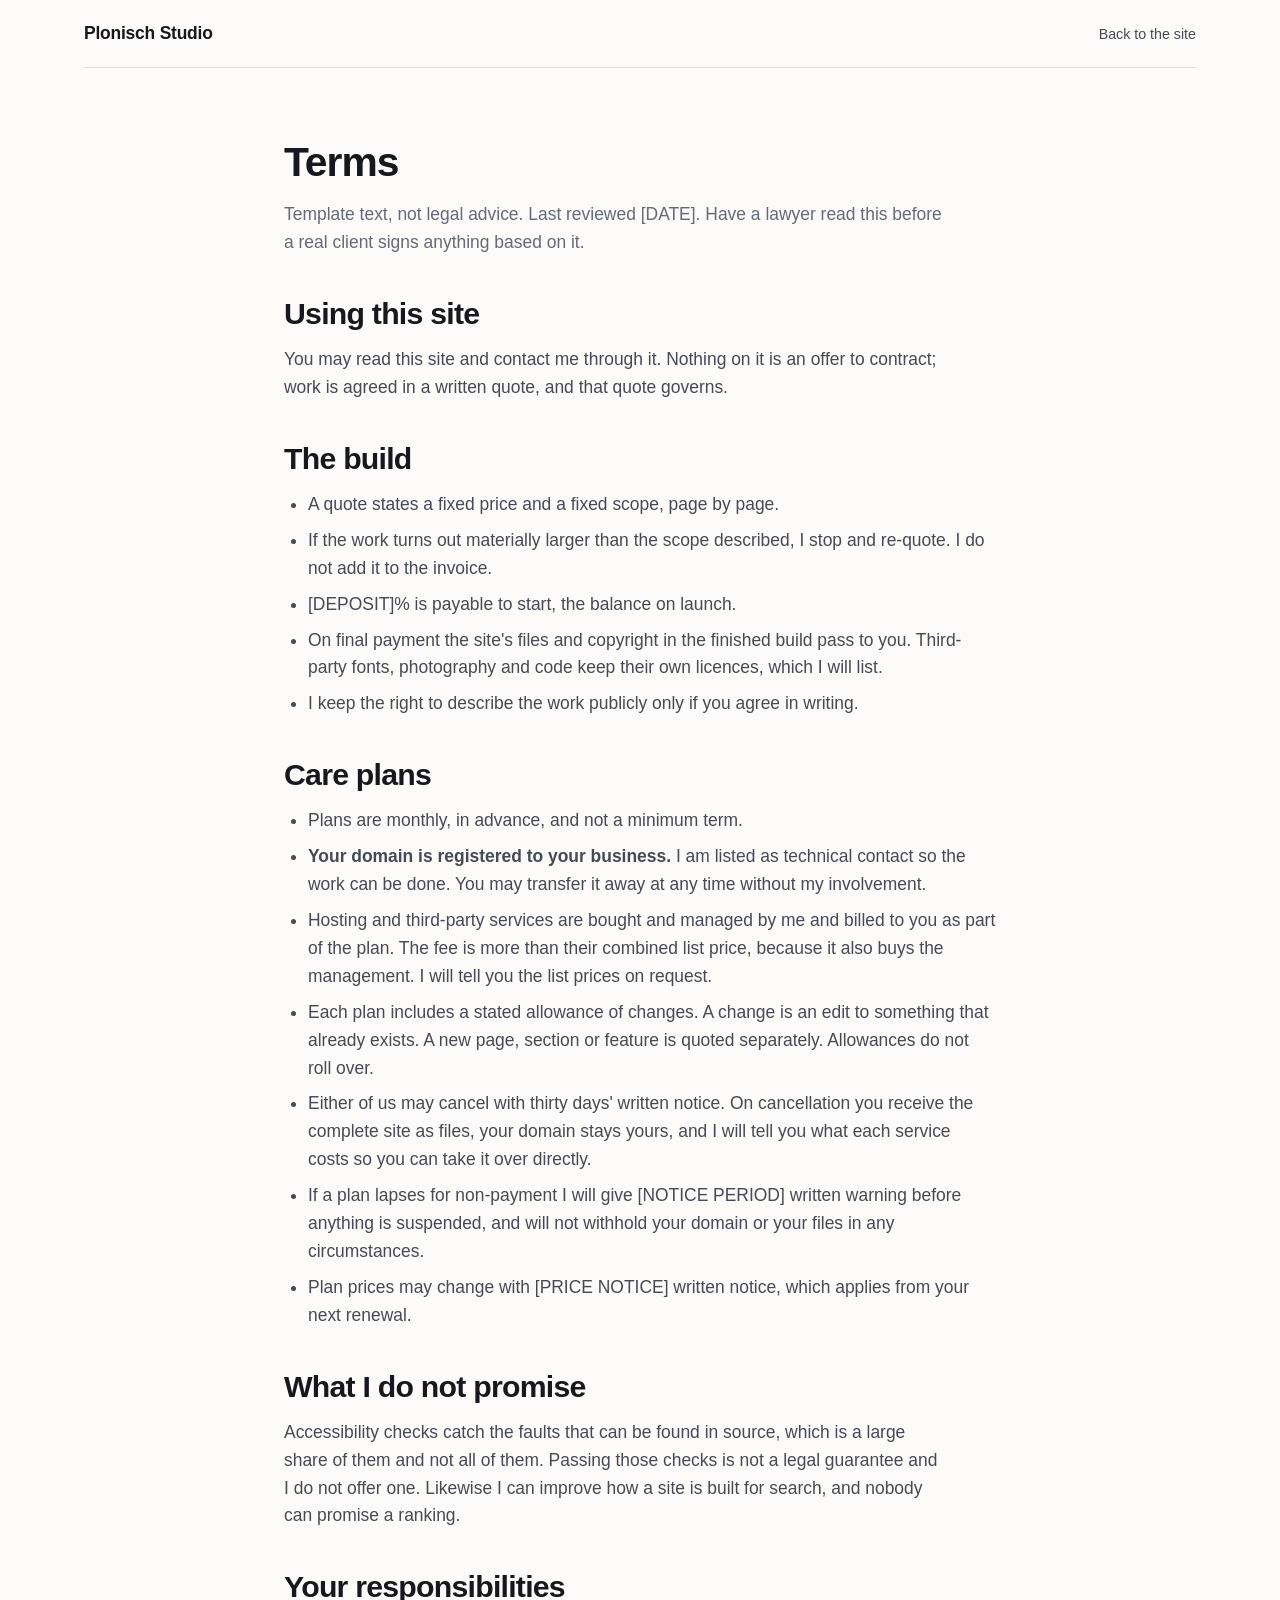
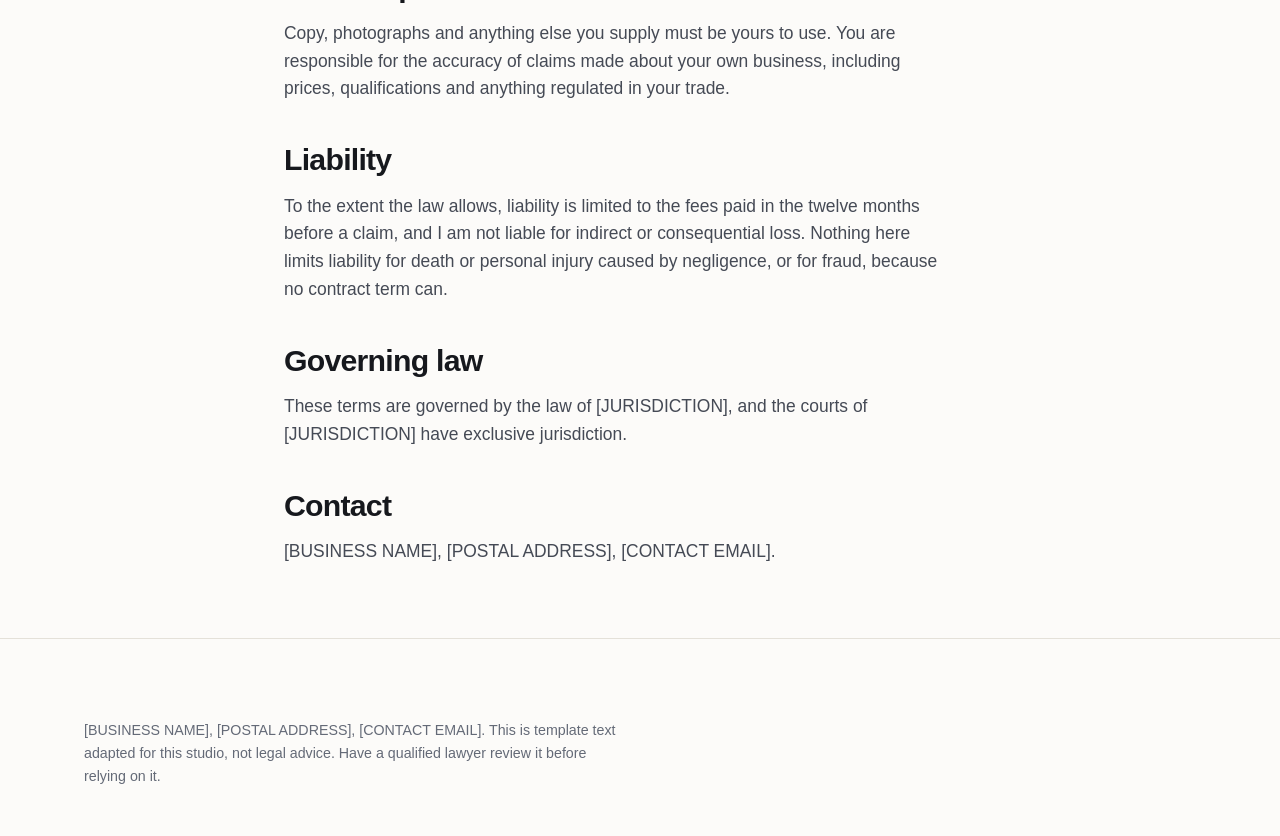
<file: terms.html>
<!doctype html>
<html lang="en">
<head>
<meta charset="utf-8">
<meta name="viewport" content="width=device-width, initial-scale=1">
<title>Terms - Plonisch Studio</title>
<meta name="description" content="Build terms and care plan terms, including domain ownership, change allowances and cancellation.">
<link rel="stylesheet" href="tokens/tokens.css">
<link rel="stylesheet" href="css/base.css">
<link rel="stylesheet" href="css/components.css">
</head>
<body>
<a class="skip-link" href="#main">Skip to content</a>
<header>
  <div class="shell">
    <nav class="nav" aria-label="Primary">
      <a class="nav__brand" href="index.html">Plonisch Studio</a>
      <ul class="nav__links" id="nav-links"><li><a href="index.html">Back to the site</a></li></ul>
    </nav>
  </div>
</header>
<main id="main" class="section">
  <div class="shell shell--narrow">
    <div class="prose">
      <h1 style="font-size:var(--step-3);">Terms</h1>
      <p style="color:var(--ink-3);">Template text, not legal advice. Last reviewed [DATE]. Have a lawyer read this before a real client signs anything based on it.</p>

      <h2>Using this site</h2>
      <p>You may read this site and contact me through it. Nothing on it is an offer to contract; work is agreed in a written quote, and that quote governs.</p>

      <h2>The build</h2>
      <ul>
        <li>A quote states a fixed price and a fixed scope, page by page.</li>
        <li>If the work turns out materially larger than the scope described, I stop and re-quote. I do not add it to the invoice.</li>
        <li>[DEPOSIT]% is payable to start, the balance on launch.</li>
        <li>On final payment the site's files and copyright in the finished build pass to you. Third-party fonts, photography and code keep their own licences, which I will list.</li>
        <li>I keep the right to describe the work publicly only if you agree in writing.</li>
      </ul>

      <h2>Care plans</h2>
      <ul>
        <li>Plans are monthly, in advance, and not a minimum term.</li>
        <li><strong>Your domain is registered to your business.</strong> I am listed as technical contact so the work can be done. You may transfer it away at any time without my involvement.</li>
        <li>Hosting and third-party services are bought and managed by me and billed to you as part of the plan. The fee is more than their combined list price, because it also buys the management. I will tell you the list prices on request.</li>
        <li>Each plan includes a stated allowance of changes. A change is an edit to something that already exists. A new page, section or feature is quoted separately. Allowances do not roll over.</li>
        <li>Either of us may cancel with thirty days' written notice. On cancellation you receive the complete site as files, your domain stays yours, and I will tell you what each service costs so you can take it over directly.</li>
        <li>If a plan lapses for non-payment I will give [NOTICE PERIOD] written warning before anything is suspended, and will not withhold your domain or your files in any circumstances.</li>
        <li>Plan prices may change with [PRICE NOTICE] written notice, which applies from your next renewal.</li>
      </ul>

      <h2>What I do not promise</h2>
      <p>Accessibility checks catch the faults that can be found in source, which is a large share of them and not all of them. Passing those checks is not a legal guarantee and I do not offer one. Likewise I can improve how a site is built for search, and nobody can promise a ranking.</p>

      <h2>Your responsibilities</h2>
      <p>Copy, photographs and anything else you supply must be yours to use. You are responsible for the accuracy of claims made about your own business, including prices, qualifications and anything regulated in your trade.</p>

      <h2>Liability</h2>
      <p>To the extent the law allows, liability is limited to the fees paid in the twelve months before a claim, and I am not liable for indirect or consequential loss. Nothing here limits liability for death or personal injury caused by negligence, or for fraud, because no contract term can.</p>

      <h2>Governing law</h2>
      <p>These terms are governed by the law of [JURISDICTION], and the courts of [JURISDICTION] have exclusive jurisdiction.</p>

      <h2>Contact</h2>
      <p>[BUSINESS NAME], [POSTAL ADDRESS], [CONTACT EMAIL].</p>
    </div>
  </div>
</main>
<footer class="footer">
  <div class="shell">
    <p class="footer__legal">
      [BUSINESS NAME], [POSTAL ADDRESS], [CONTACT EMAIL]. This is template text adapted for this
      studio, not legal advice. Have a qualified lawyer review it before relying on it.
    </p>
  </div>
</footer>
</body>
</html>
</file>
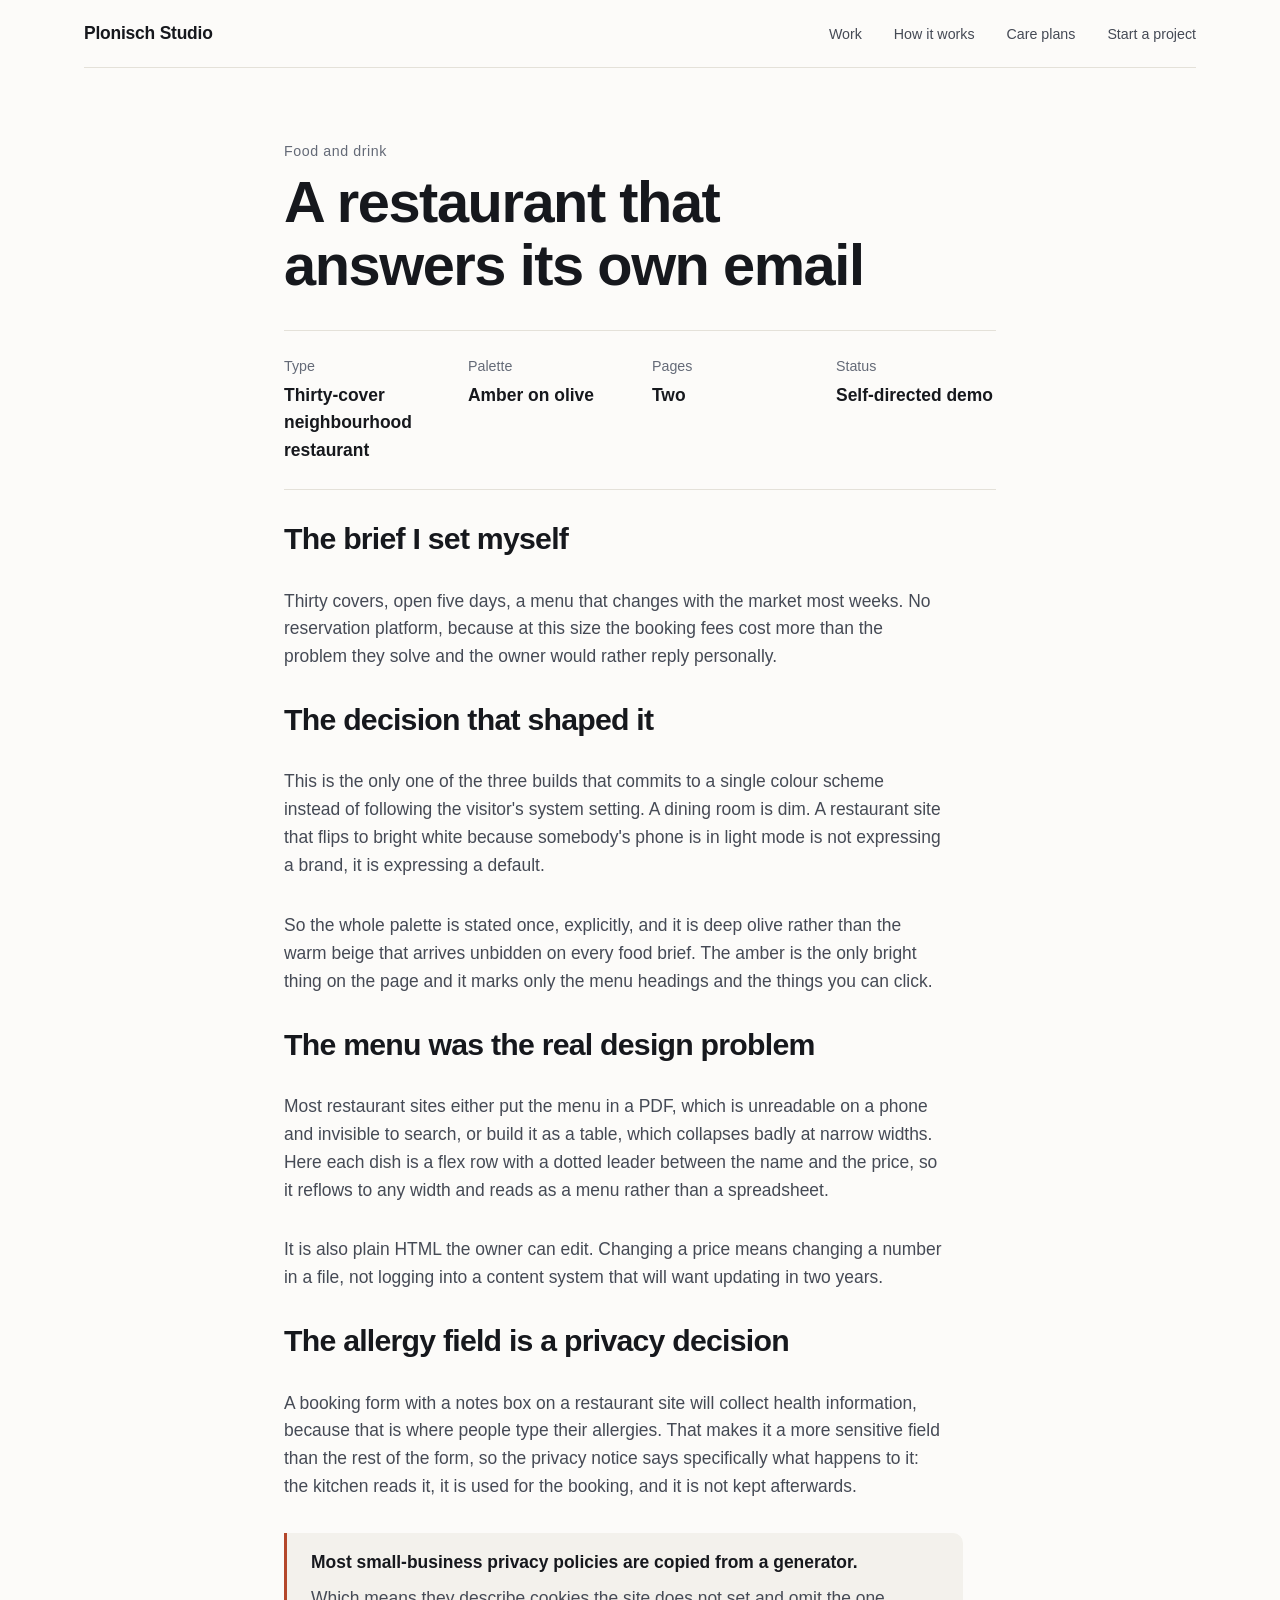
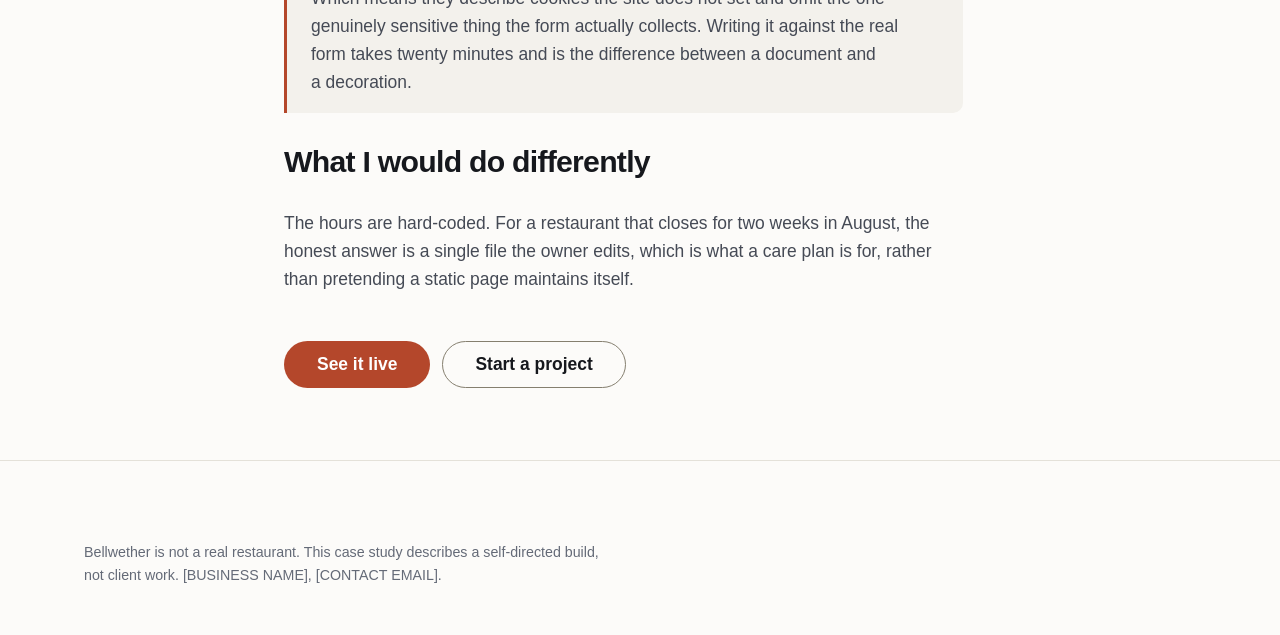
<file: case/bellwether.html>
<!doctype html>
<html lang="en">
<head>
<meta charset="utf-8">
<meta name="viewport" content="width=device-width, initial-scale=1">
<title>Bellwether - Plonisch Studio</title>
<meta name="description" content="A case study on building a restaurant site around a hand-managed booking process rather than a reservation platform.">
<link rel="stylesheet" href="../tokens/tokens.css">
<link rel="stylesheet" href="../css/base.css">
<link rel="stylesheet" href="../css/components.css">
</head>
<body>
<a class="skip-link" href="#main">Skip to content</a>

<header>
  <div class="shell">
    <nav class="nav" aria-label="Primary">
      <a class="nav__brand" href="../index.html">Plonisch Studio</a>
      <button class="nav__toggle" type="button" aria-expanded="false" aria-controls="nav-links">Menu</button>
      <ul class="nav__links" id="nav-links">
        <li><a href="../index.html#work">Work</a></li>
        <li><a href="../process.html">How it works</a></li>
        <li><a href="../process.html#plans">Care plans</a></li>
        <li><a href="../index.html#start">Start a project</a></li>
      </ul>
    </nav>
  </div>
</header>

<main id="main" class="section">
  <div class="shell shell--narrow">
    <p class="work__kind">Food and drink</p>
    <h1 style="font-size:var(--step-4); margin-top:var(--space-2);">A restaurant that answers its own email</h1>

    <dl class="case__meta">
      <div><dt>Type</dt><dd>Thirty-cover neighbourhood restaurant</dd></div>
      <div><dt>Palette</dt><dd>Amber on olive</dd></div>
      <div><dt>Pages</dt><dd>Two</dd></div>
      <div><dt>Status</dt><dd>Self-directed demo</dd></div>
    </dl>

    <div class="case__body">
      <h2>The brief I set myself</h2>
      <p>Thirty covers, open five days, a menu that changes with the market most weeks. No reservation platform, because at this size the booking fees cost more than the problem they solve and the owner would rather reply personally.</p>

      <h2>The decision that shaped it</h2>
      <p>This is the only one of the three builds that commits to a single colour scheme instead of following the visitor's system setting. A dining room is dim. A restaurant site that flips to bright white because somebody's phone is in light mode is not expressing a brand, it is expressing a default.</p>
      <p>So the whole palette is stated once, explicitly, and it is deep olive rather than the warm beige that arrives unbidden on every food brief. The amber is the only bright thing on the page and it marks only the menu headings and the things you can click.</p>

      <h2>The menu was the real design problem</h2>
      <p>Most restaurant sites either put the menu in a PDF, which is unreadable on a phone and invisible to search, or build it as a table, which collapses badly at narrow widths. Here each dish is a flex row with a dotted leader between the name and the price, so it reflows to any width and reads as a menu rather than a spreadsheet.</p>
      <p>It is also plain HTML the owner can edit. Changing a price means changing a number in a file, not logging into a content system that will want updating in two years.</p>

      <h2>The allergy field is a privacy decision</h2>
      <p>A booking form with a notes box on a restaurant site will collect health information, because that is where people type their allergies. That makes it a more sensitive field than the rest of the form, so the privacy notice says specifically what happens to it: the kitchen reads it, it is used for the booking, and it is not kept afterwards.</p>
      <div class="callout">
        <p><strong>Most small-business privacy policies are copied from a generator.</strong></p>
        <p>Which means they describe cookies the site does not set and omit the one genuinely sensitive thing the form actually collects. Writing it against the real form takes twenty minutes and is the difference between a document and a decoration.</p>
      </div>

      <h2>What I would do differently</h2>
      <p>The hours are hard-coded. For a restaurant that closes for two weeks in August, the honest answer is a single file the owner edits, which is what a care plan is for, rather than pretending a static page maintains itself.</p>
      <div class="hero__actions" style="margin-top:var(--space-4);">
        <a class="btn btn--primary" href="../work/bellwether/">See it live</a>
        <a class="btn btn--ghost" href="../index.html#start">Start a project</a>
      </div>
    </div>
  </div>
</main>

<footer class="footer">
  <div class="shell">
    <p class="footer__legal">
      Bellwether is not a real restaurant. This case study describes a self-directed build, not client work.
      [BUSINESS NAME], [CONTACT EMAIL].
    </p>
  </div>
</footer>

<script src="../js/site.js"></script>
</body>
</html>
</file>
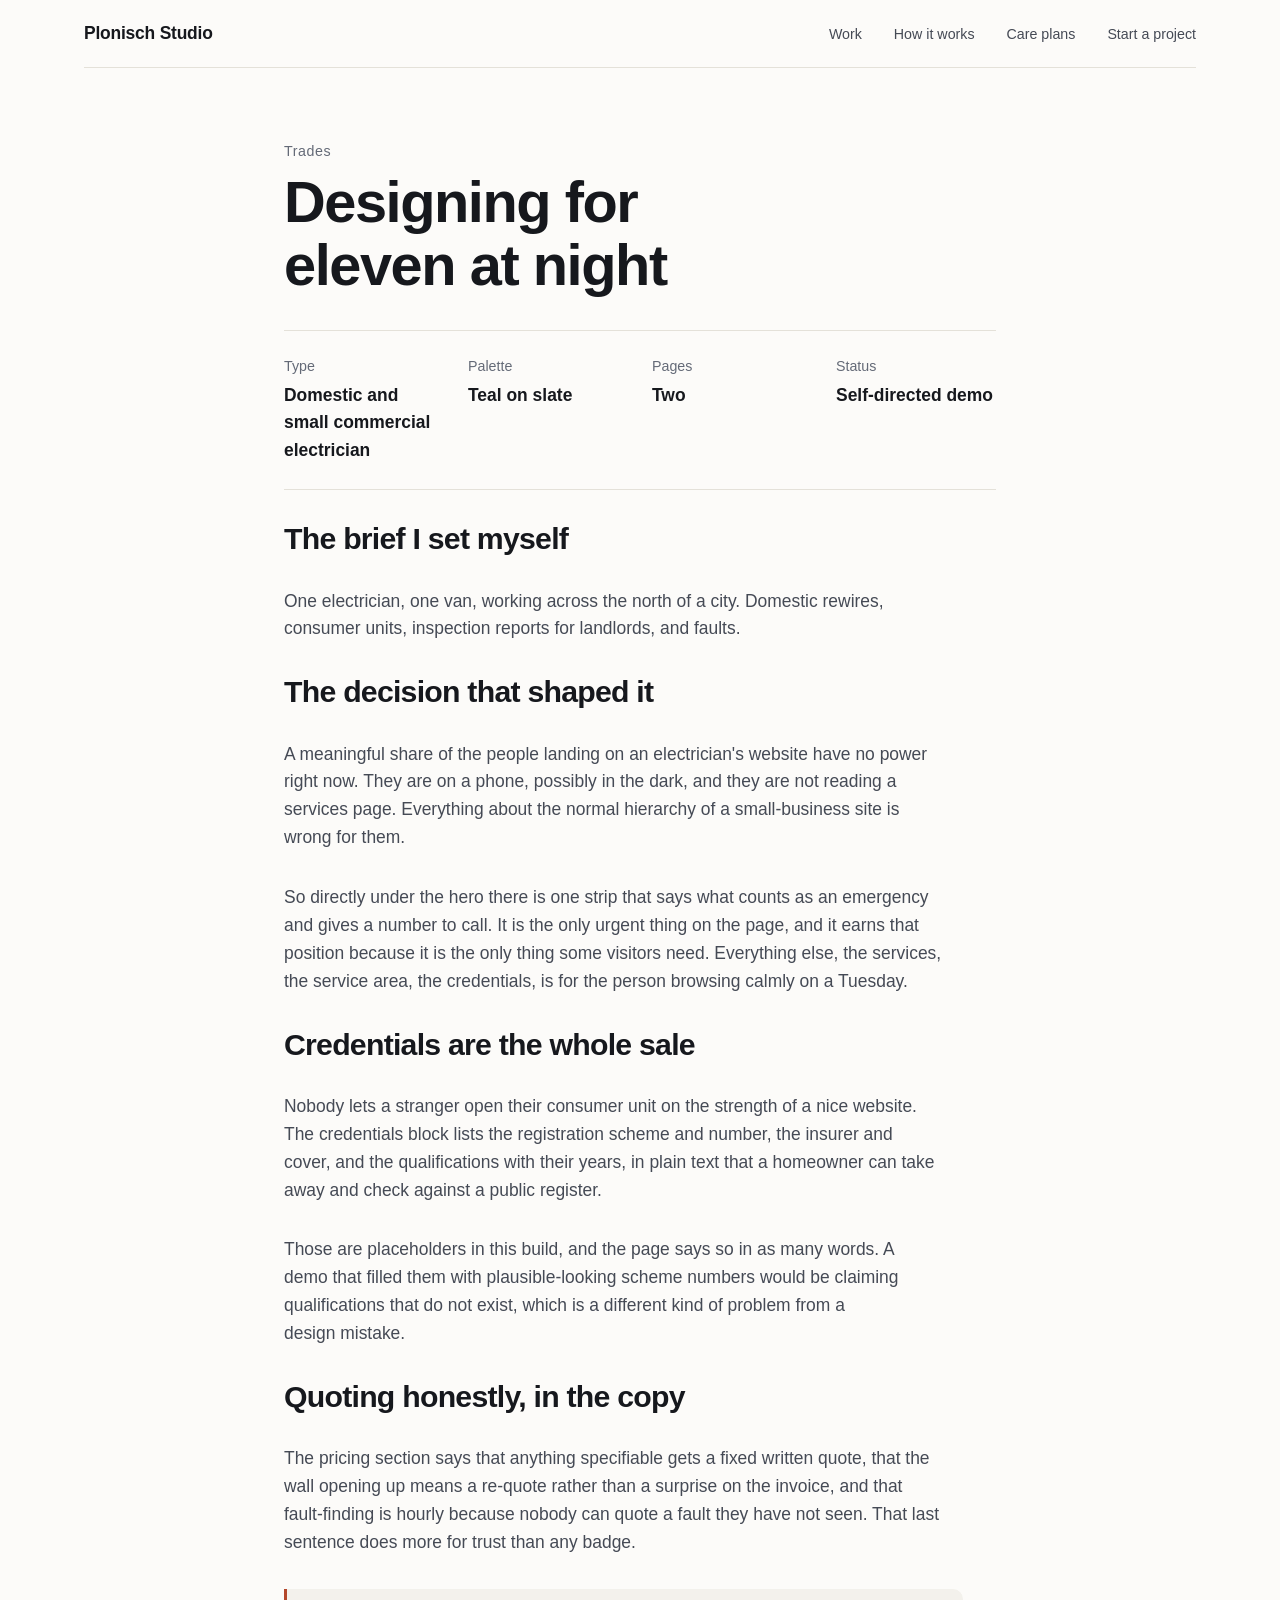
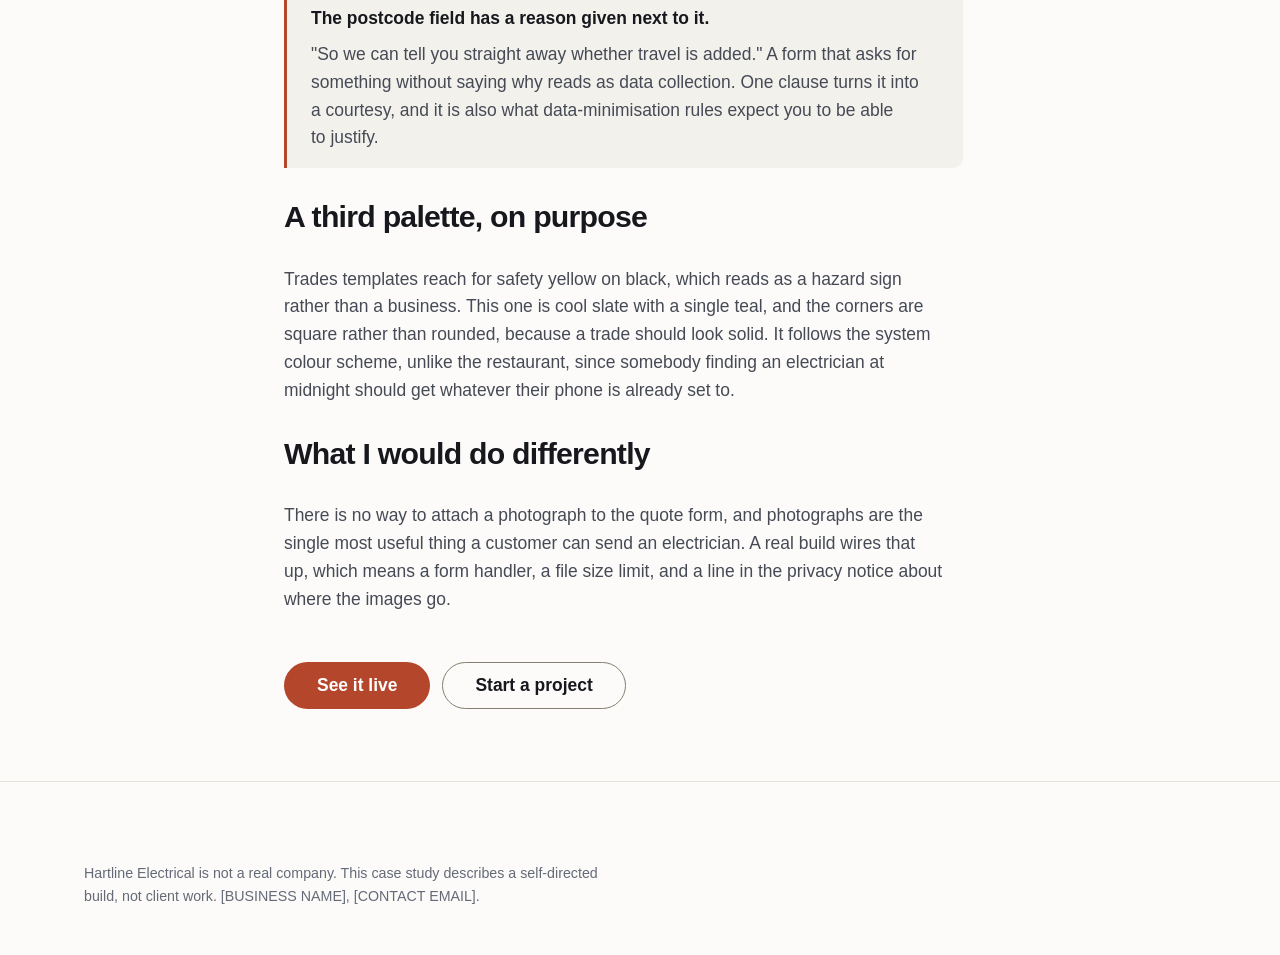
<file: case/hartline.html>
<!doctype html>
<html lang="en">
<head>
<meta charset="utf-8">
<meta name="viewport" content="width=device-width, initial-scale=1">
<title>Hartline Electrical - Plonisch Studio</title>
<meta name="description" content="A case study on designing for someone with no power at eleven at night, where the usual hierarchy of a services site is wrong.">
<link rel="stylesheet" href="../tokens/tokens.css">
<link rel="stylesheet" href="../css/base.css">
<link rel="stylesheet" href="../css/components.css">
</head>
<body>
<a class="skip-link" href="#main">Skip to content</a>

<header>
  <div class="shell">
    <nav class="nav" aria-label="Primary">
      <a class="nav__brand" href="../index.html">Plonisch Studio</a>
      <button class="nav__toggle" type="button" aria-expanded="false" aria-controls="nav-links">Menu</button>
      <ul class="nav__links" id="nav-links">
        <li><a href="../index.html#work">Work</a></li>
        <li><a href="../process.html">How it works</a></li>
        <li><a href="../process.html#plans">Care plans</a></li>
        <li><a href="../index.html#start">Start a project</a></li>
      </ul>
    </nav>
  </div>
</header>

<main id="main" class="section">
  <div class="shell shell--narrow">
    <p class="work__kind">Trades</p>
    <h1 style="font-size:var(--step-4); margin-top:var(--space-2);">Designing for eleven at night</h1>

    <dl class="case__meta">
      <div><dt>Type</dt><dd>Domestic and small commercial electrician</dd></div>
      <div><dt>Palette</dt><dd>Teal on slate</dd></div>
      <div><dt>Pages</dt><dd>Two</dd></div>
      <div><dt>Status</dt><dd>Self-directed demo</dd></div>
    </dl>

    <div class="case__body">
      <h2>The brief I set myself</h2>
      <p>One electrician, one van, working across the north of a city. Domestic rewires, consumer units, inspection reports for landlords, and faults.</p>

      <h2>The decision that shaped it</h2>
      <p>A meaningful share of the people landing on an electrician's website have no power right now. They are on a phone, possibly in the dark, and they are not reading a services page. Everything about the normal hierarchy of a small-business site is wrong for them.</p>
      <p>So directly under the hero there is one strip that says what counts as an emergency and gives a number to call. It is the only urgent thing on the page, and it earns that position because it is the only thing some visitors need. Everything else, the services, the service area, the credentials, is for the person browsing calmly on a Tuesday.</p>

      <h2>Credentials are the whole sale</h2>
      <p>Nobody lets a stranger open their consumer unit on the strength of a nice website. The credentials block lists the registration scheme and number, the insurer and cover, and the qualifications with their years, in plain text that a homeowner can take away and check against a public register.</p>
      <p>Those are placeholders in this build, and the page says so in as many words. A demo that filled them with plausible-looking scheme numbers would be claiming qualifications that do not exist, which is a different kind of problem from a design mistake.</p>

      <h2>Quoting honestly, in the copy</h2>
      <p>The pricing section says that anything specifiable gets a fixed written quote, that the wall opening up means a re-quote rather than a surprise on the invoice, and that fault-finding is hourly because nobody can quote a fault they have not seen. That last sentence does more for trust than any badge.</p>
      <div class="callout">
        <p><strong>The postcode field has a reason given next to it.</strong></p>
        <p>"So we can tell you straight away whether travel is added." A form that asks for something without saying why reads as data collection. One clause turns it into a courtesy, and it is also what data-minimisation rules expect you to be able to justify.</p>
      </div>

      <h2>A third palette, on purpose</h2>
      <p>Trades templates reach for safety yellow on black, which reads as a hazard sign rather than a business. This one is cool slate with a single teal, and the corners are square rather than rounded, because a trade should look solid. It follows the system colour scheme, unlike the restaurant, since somebody finding an electrician at midnight should get whatever their phone is already set to.</p>

      <h2>What I would do differently</h2>
      <p>There is no way to attach a photograph to the quote form, and photographs are the single most useful thing a customer can send an electrician. A real build wires that up, which means a form handler, a file size limit, and a line in the privacy notice about where the images go.</p>
      <div class="hero__actions" style="margin-top:var(--space-4);">
        <a class="btn btn--primary" href="../work/hartline/">See it live</a>
        <a class="btn btn--ghost" href="../index.html#start">Start a project</a>
      </div>
    </div>
  </div>
</main>

<footer class="footer">
  <div class="shell">
    <p class="footer__legal">
      Hartline Electrical is not a real company. This case study describes a self-directed build, not client work.
      [BUSINESS NAME], [CONTACT EMAIL].
    </p>
  </div>
</footer>

<script src="../js/site.js"></script>
</body>
</html>
</file>
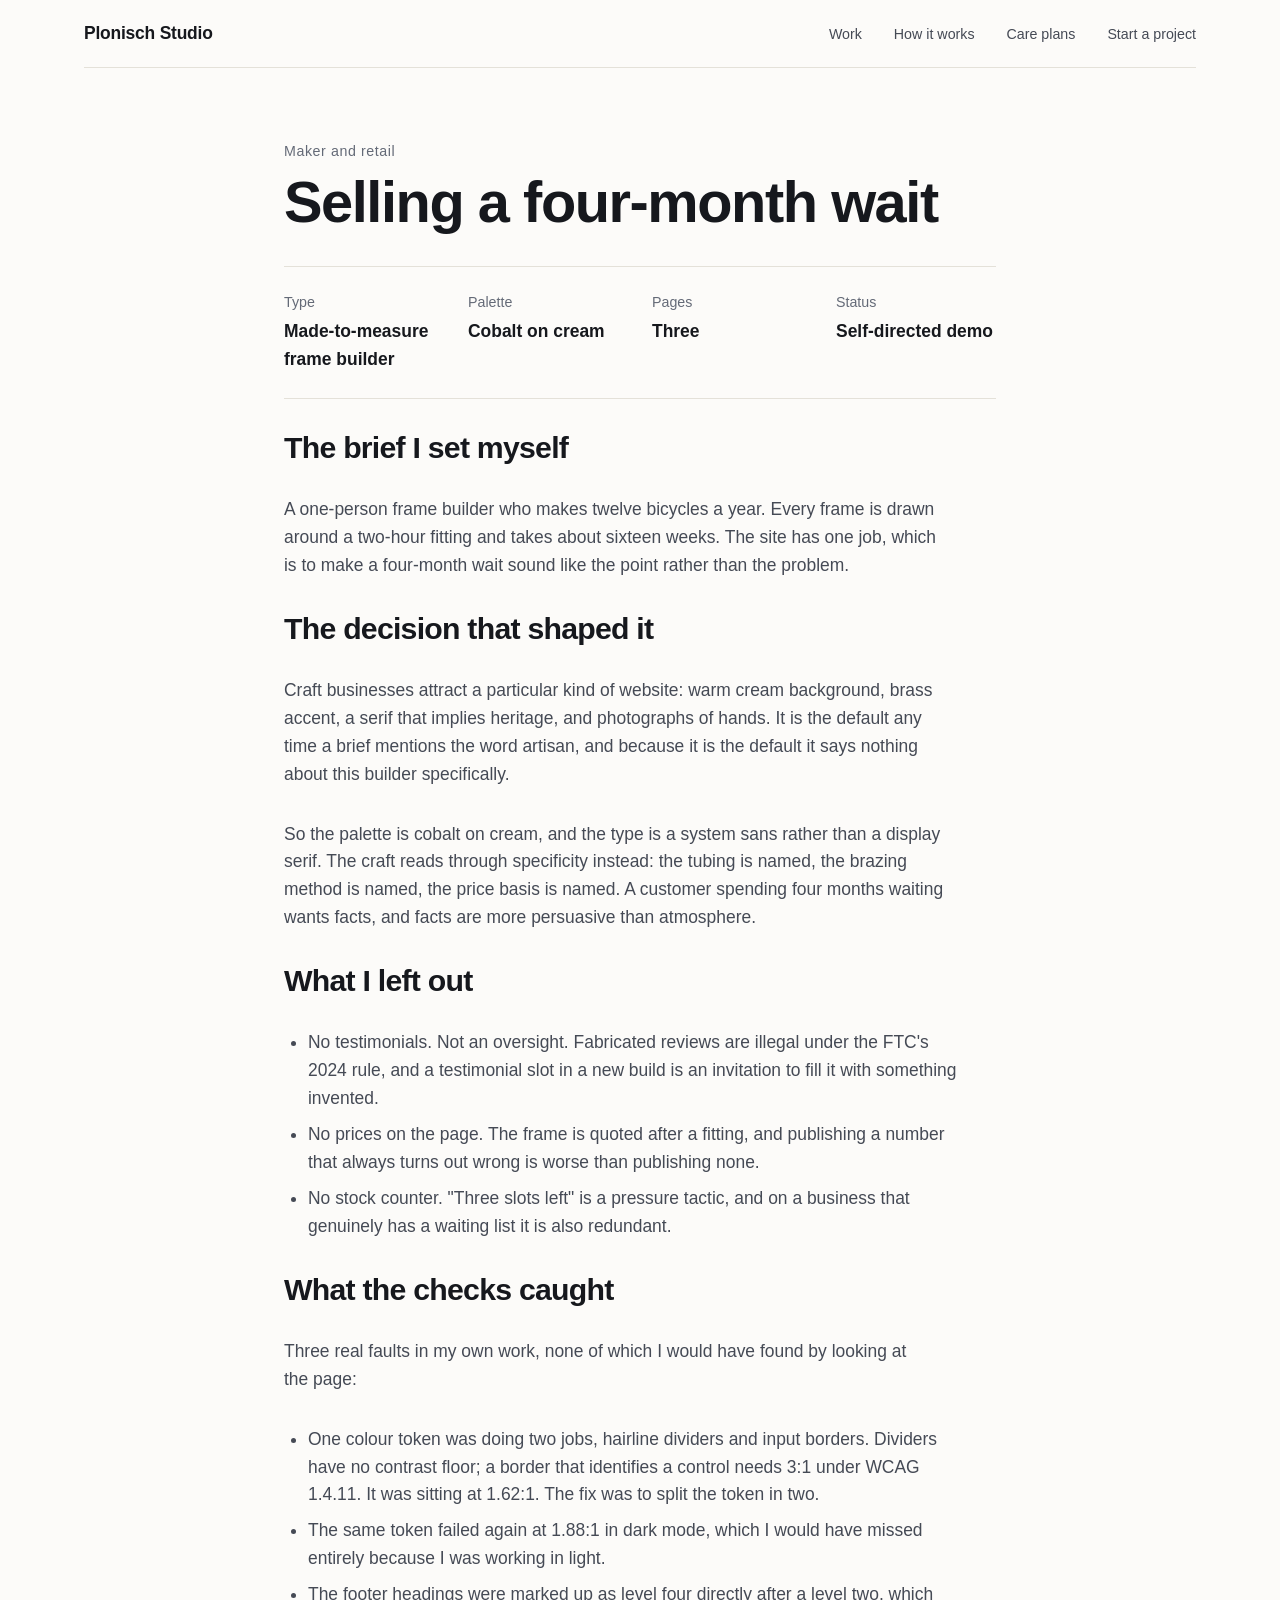
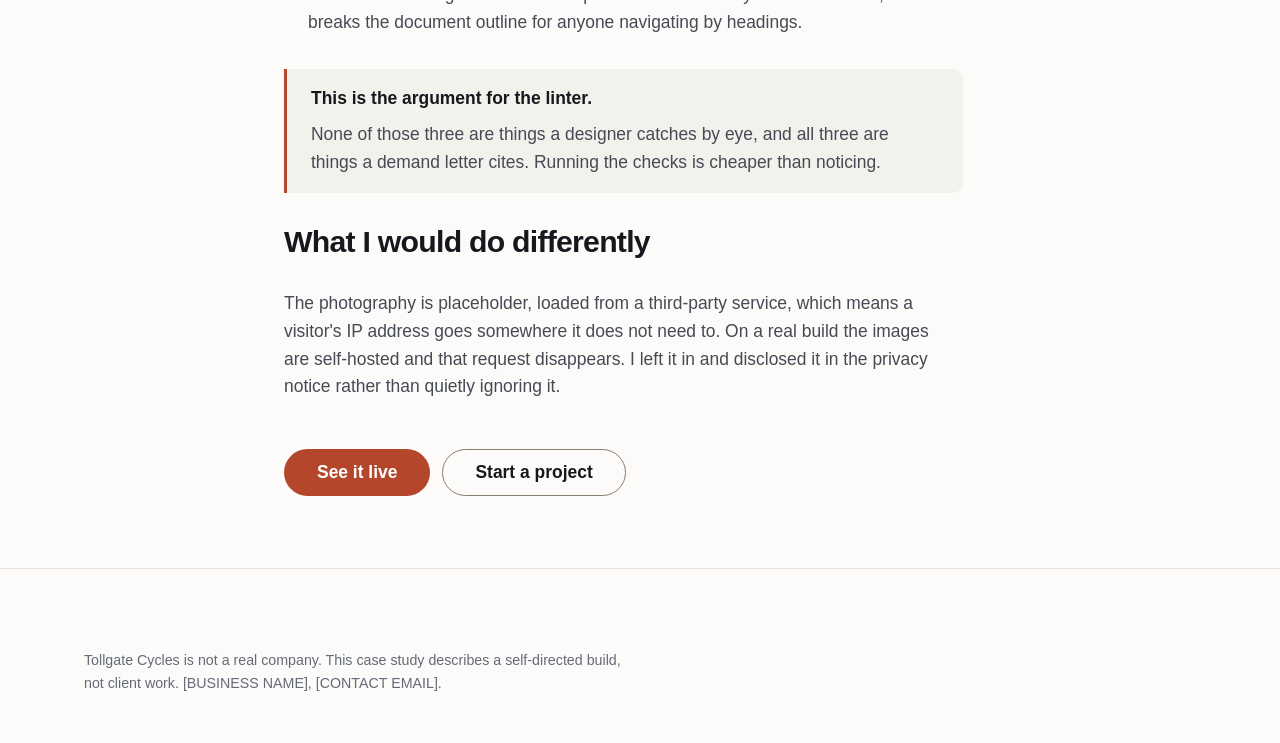
<file: case/tollgate.html>
<!doctype html>
<html lang="en">
<head>
<meta charset="utf-8">
<meta name="viewport" content="width=device-width, initial-scale=1">
<title>Tollgate Cycles - Plonisch Studio</title>
<meta name="description" content="A case study on designing a site that has to sell a four-month wait for a hand-built bicycle frame.">
<link rel="stylesheet" href="../tokens/tokens.css">
<link rel="stylesheet" href="../css/base.css">
<link rel="stylesheet" href="../css/components.css">
</head>
<body>
<a class="skip-link" href="#main">Skip to content</a>

<header>
  <div class="shell">
    <nav class="nav" aria-label="Primary">
      <a class="nav__brand" href="../index.html">Plonisch Studio</a>
      <button class="nav__toggle" type="button" aria-expanded="false" aria-controls="nav-links">Menu</button>
      <ul class="nav__links" id="nav-links">
        <li><a href="../index.html#work">Work</a></li>
        <li><a href="../process.html">How it works</a></li>
        <li><a href="../process.html#plans">Care plans</a></li>
        <li><a href="../index.html#start">Start a project</a></li>
      </ul>
    </nav>
  </div>
</header>

<main id="main" class="section">
  <div class="shell shell--narrow">
    <p class="work__kind">Maker and retail</p>
    <h1 style="font-size:var(--step-4); margin-top:var(--space-2);">Selling a four-month wait</h1>

    <dl class="case__meta">
      <div><dt>Type</dt><dd>Made-to-measure frame builder</dd></div>
      <div><dt>Palette</dt><dd>Cobalt on cream</dd></div>
      <div><dt>Pages</dt><dd>Three</dd></div>
      <div><dt>Status</dt><dd>Self-directed demo</dd></div>
    </dl>

    <div class="case__body">
      <h2>The brief I set myself</h2>
      <p>A one-person frame builder who makes twelve bicycles a year. Every frame is drawn around a two-hour fitting and takes about sixteen weeks. The site has one job, which is to make a four-month wait sound like the point rather than the problem.</p>

      <h2>The decision that shaped it</h2>
      <p>Craft businesses attract a particular kind of website: warm cream background, brass accent, a serif that implies heritage, and photographs of hands. It is the default any time a brief mentions the word artisan, and because it is the default it says nothing about this builder specifically.</p>
      <p>So the palette is cobalt on cream, and the type is a system sans rather than a display serif. The craft reads through specificity instead: the tubing is named, the brazing method is named, the price basis is named. A customer spending four months waiting wants facts, and facts are more persuasive than atmosphere.</p>

      <h2>What I left out</h2>
      <ul>
        <li>No testimonials. Not an oversight. Fabricated reviews are illegal under the FTC's 2024 rule, and a testimonial slot in a new build is an invitation to fill it with something invented.</li>
        <li>No prices on the page. The frame is quoted after a fitting, and publishing a number that always turns out wrong is worse than publishing none.</li>
        <li>No stock counter. "Three slots left" is a pressure tactic, and on a business that genuinely has a waiting list it is also redundant.</li>
      </ul>

      <h2>What the checks caught</h2>
      <p>Three real faults in my own work, none of which I would have found by looking at the page:</p>
      <ul>
        <li>One colour token was doing two jobs, hairline dividers and input borders. Dividers have no contrast floor; a border that identifies a control needs 3:1 under WCAG 1.4.11. It was sitting at 1.62:1. The fix was to split the token in two.</li>
        <li>The same token failed again at 1.88:1 in dark mode, which I would have missed entirely because I was working in light.</li>
        <li>The footer headings were marked up as level four directly after a level two, which breaks the document outline for anyone navigating by headings.</li>
      </ul>
      <div class="callout">
        <p><strong>This is the argument for the linter.</strong></p>
        <p>None of those three are things a designer catches by eye, and all three are things a demand letter cites. Running the checks is cheaper than noticing.</p>
      </div>

      <h2>What I would do differently</h2>
      <p>The photography is placeholder, loaded from a third-party service, which means a visitor's IP address goes somewhere it does not need to. On a real build the images are self-hosted and that request disappears. I left it in and disclosed it in the privacy notice rather than quietly ignoring it.</p>
      <div class="hero__actions" style="margin-top:var(--space-4);">
        <a class="btn btn--primary" href="https://gplonisch.github.io/static-studio/demo/">See it live</a>
        <a class="btn btn--ghost" href="../index.html#start">Start a project</a>
      </div>
    </div>
  </div>
</main>

<footer class="footer">
  <div class="shell">
    <p class="footer__legal">
      Tollgate Cycles is not a real company. This case study describes a self-directed build, not client work.
      [BUSINESS NAME], [CONTACT EMAIL].
    </p>
  </div>
</footer>

<script src="../js/site.js"></script>
</body>
</html>
</file>
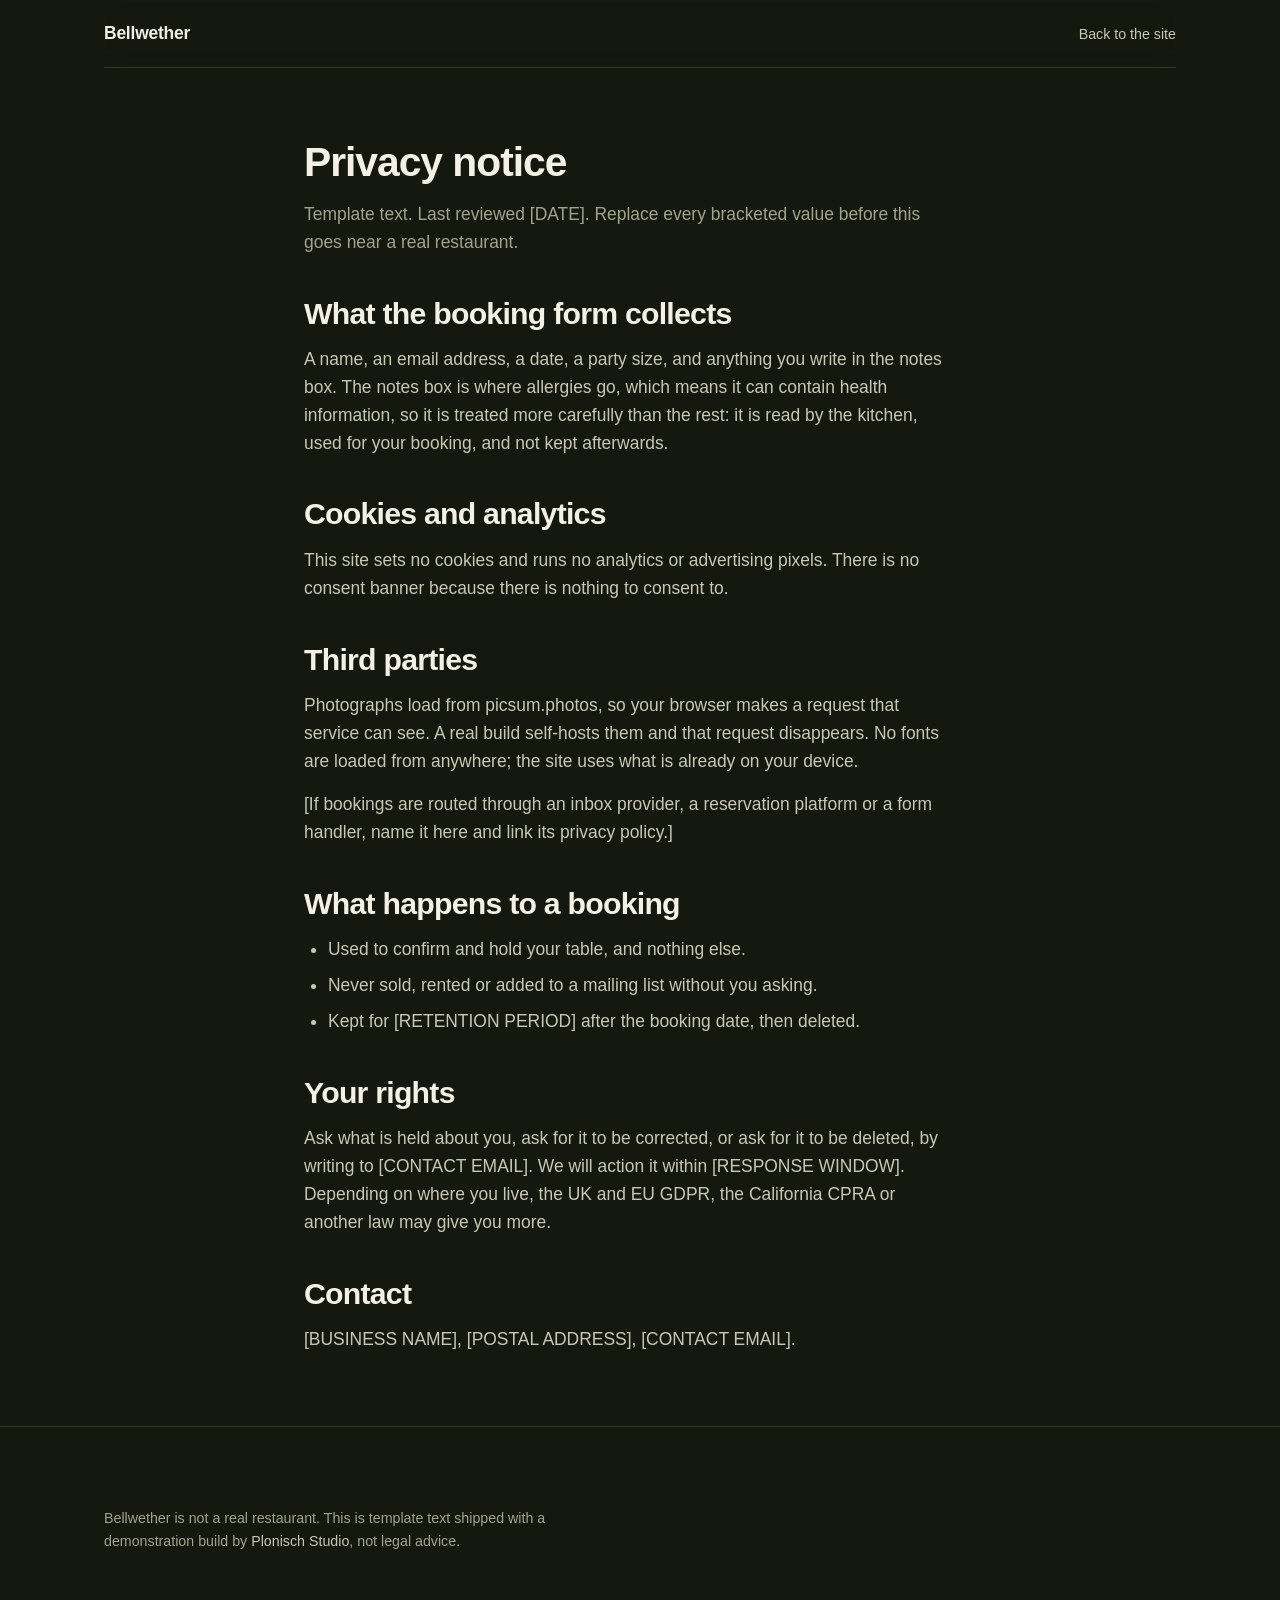
<file: work/bellwether/privacy.html>
<!doctype html>
<html lang="en">
<head>
<meta charset="utf-8">
<meta name="viewport" content="width=device-width, initial-scale=1">
<title>Privacy notice - Bellwether</title>
<meta name="description" content="What the Bellwether booking form collects and what happens to it. Template text from a demonstration build.">
<link rel="stylesheet" href="../../css/base.css">
<link rel="stylesheet" href="tokens.css">
<link rel="stylesheet" href="../../css/components.css">
</head>
<body>
<a class="skip-link" href="#main">Skip to content</a>
<header>
  <div class="shell">
    <nav class="nav" aria-label="Primary">
      <a class="nav__brand" href="index.html">Bellwether</a>
      <ul class="nav__links" id="nav-links"><li><a href="index.html">Back to the site</a></li></ul>
    </nav>
  </div>
</header>
<main id="main" class="section">
  <div class="shell shell--narrow">
    <div class="prose">
      <h1 style="font-size:var(--step-3);">Privacy notice</h1>
      <p style="color:var(--ink-3);">Template text. Last reviewed [DATE]. Replace every bracketed value before this goes near a real restaurant.</p>

      <h2>What the booking form collects</h2>
      <p>A name, an email address, a date, a party size, and anything you write in the notes box. The notes box is where allergies go, which means it can contain health information, so it is treated more carefully than the rest: it is read by the kitchen, used for your booking, and not kept afterwards.</p>

      <h2>Cookies and analytics</h2>
      <p>This site sets no cookies and runs no analytics or advertising pixels. There is no consent banner because there is nothing to consent to.</p>

      <h2>Third parties</h2>
      <p>Photographs load from picsum.photos, so your browser makes a request that service can see. A real build self-hosts them and that request disappears. No fonts are loaded from anywhere; the site uses what is already on your device.</p>
      <p>[If bookings are routed through an inbox provider, a reservation platform or a form handler, name it here and link its privacy policy.]</p>

      <h2>What happens to a booking</h2>
      <ul>
        <li>Used to confirm and hold your table, and nothing else.</li>
        <li>Never sold, rented or added to a mailing list without you asking.</li>
        <li>Kept for [RETENTION PERIOD] after the booking date, then deleted.</li>
      </ul>

      <h2>Your rights</h2>
      <p>Ask what is held about you, ask for it to be corrected, or ask for it to be deleted, by writing to [CONTACT EMAIL]. We will action it within [RESPONSE WINDOW]. Depending on where you live, the UK and EU GDPR, the California CPRA or another law may give you more.</p>

      <h2>Contact</h2>
      <p>[BUSINESS NAME], [POSTAL ADDRESS], [CONTACT EMAIL].</p>
    </div>
  </div>
</main>
<footer class="footer">
  <div class="shell">
    <p class="footer__legal">
      Bellwether is not a real restaurant. This is template text shipped with a demonstration build by
      <a href="../../index.html">Plonisch Studio</a>, not legal advice.
    </p>
  </div>
</footer>
</body>
</html>
</file>
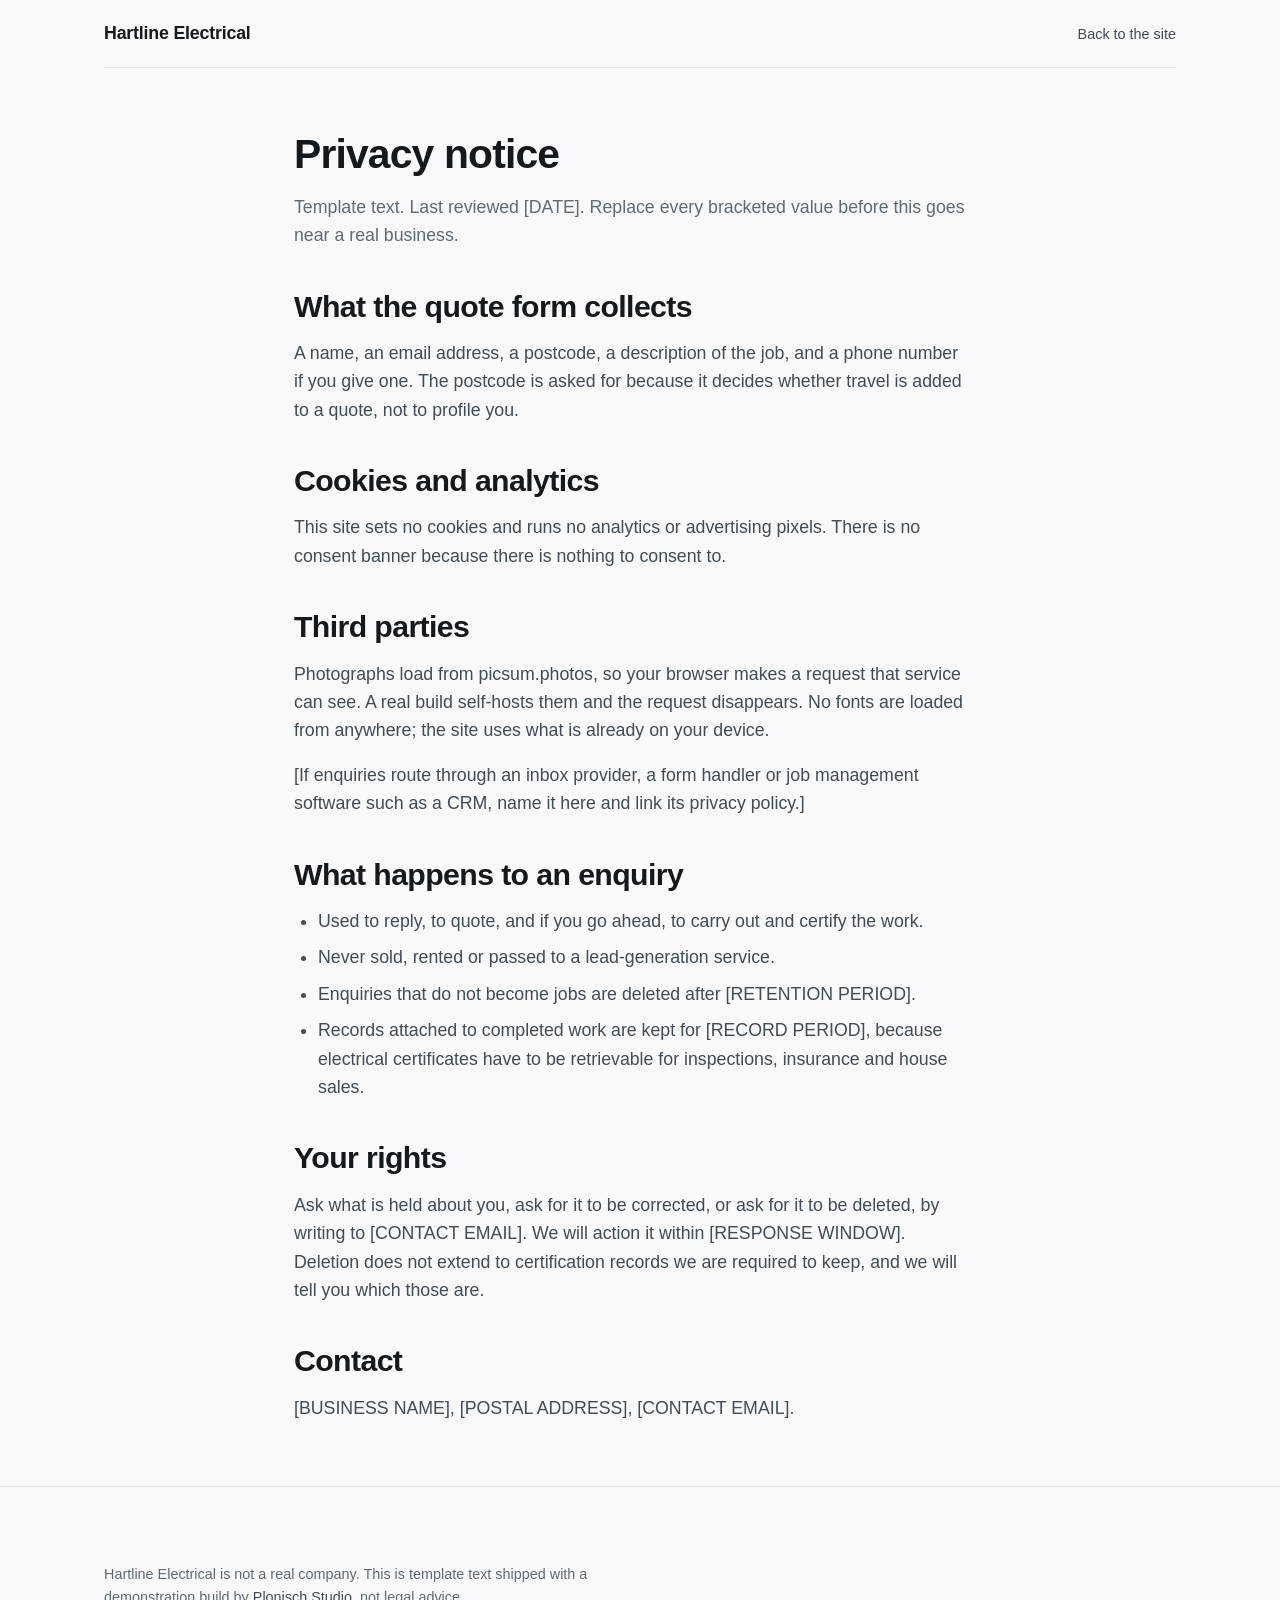
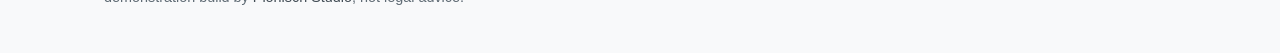
<file: work/hartline/privacy.html>
<!doctype html>
<html lang="en">
<head>
<meta charset="utf-8">
<meta name="viewport" content="width=device-width, initial-scale=1">
<title>Privacy notice - Hartline Electrical</title>
<meta name="description" content="What the Hartline Electrical quote form collects and what happens to it. Template text from a demonstration build.">
<link rel="stylesheet" href="../../css/base.css">
<link rel="stylesheet" href="tokens.css">
<link rel="stylesheet" href="../../css/components.css">
</head>
<body>
<a class="skip-link" href="#main">Skip to content</a>
<header>
  <div class="shell">
    <nav class="nav" aria-label="Primary">
      <a class="nav__brand" href="index.html">Hartline Electrical</a>
      <ul class="nav__links" id="nav-links"><li><a href="index.html">Back to the site</a></li></ul>
    </nav>
  </div>
</header>
<main id="main" class="section">
  <div class="shell shell--narrow">
    <div class="prose">
      <h1 style="font-size:var(--step-3);">Privacy notice</h1>
      <p style="color:var(--ink-3);">Template text. Last reviewed [DATE]. Replace every bracketed value before this goes near a real business.</p>

      <h2>What the quote form collects</h2>
      <p>A name, an email address, a postcode, a description of the job, and a phone number if you give one. The postcode is asked for because it decides whether travel is added to a quote, not to profile you.</p>

      <h2>Cookies and analytics</h2>
      <p>This site sets no cookies and runs no analytics or advertising pixels. There is no consent banner because there is nothing to consent to.</p>

      <h2>Third parties</h2>
      <p>Photographs load from picsum.photos, so your browser makes a request that service can see. A real build self-hosts them and the request disappears. No fonts are loaded from anywhere; the site uses what is already on your device.</p>
      <p>[If enquiries route through an inbox provider, a form handler or job management software such as a CRM, name it here and link its privacy policy.]</p>

      <h2>What happens to an enquiry</h2>
      <ul>
        <li>Used to reply, to quote, and if you go ahead, to carry out and certify the work.</li>
        <li>Never sold, rented or passed to a lead-generation service.</li>
        <li>Enquiries that do not become jobs are deleted after [RETENTION PERIOD].</li>
        <li>Records attached to completed work are kept for [RECORD PERIOD], because electrical certificates have to be retrievable for inspections, insurance and house sales.</li>
      </ul>

      <h2>Your rights</h2>
      <p>Ask what is held about you, ask for it to be corrected, or ask for it to be deleted, by writing to [CONTACT EMAIL]. We will action it within [RESPONSE WINDOW]. Deletion does not extend to certification records we are required to keep, and we will tell you which those are.</p>

      <h2>Contact</h2>
      <p>[BUSINESS NAME], [POSTAL ADDRESS], [CONTACT EMAIL].</p>
    </div>
  </div>
</main>
<footer class="footer">
  <div class="shell">
    <p class="footer__legal">
      Hartline Electrical is not a real company. This is template text shipped with a demonstration
      build by <a href="../../index.html">Plonisch Studio</a>, not legal advice.
    </p>
  </div>
</footer>
</body>
</html>
</file>
<file: tokens/tokens.css>
/* Design tokens.
 *
 * One accent, one neutral ramp, one radius scale, one type scale. Every value
 * a component uses comes from here, which is what makes a site retheme in one
 * file instead of thirty.
 *
 * Contrast pairs are verified by scripts/check.mjs against WCAG 2.1 AA. If a
 * value below changes, CI recomputes the ratios and fails on a regression, so
 * the palette cannot drift out of compliance quietly.
 */

:root {
  color-scheme: light;

  /* Near-monochrome with one warm accent. The work on this site is colourful,
     so the site around it is not: paper, ink, and a single rust that only ever
     marks something you can act on. Deliberately a different family from the
     cobalt-on-cream demo, because a studio whose own site looks identical to
     its portfolio piece has shown you one idea, not two. */
  --paper:       #fcfbf9;
  --surface:     #ffffff;
  --surface-alt: #f3f1ec;
  --line:        #e4e1d9;   /* decorative hairlines, no contrast floor */
  --line-strong: #cfcbbf;   /* heavier dividers, still decorative */
  --control-border: #857f6f; /* input and ghost-button edges, >= 3:1 */

  --ink:    #16181d;
  --ink-2:  #454a55;
  --ink-3:  #646a77;

  --accent:      #b4472b;
  --accent-hover:#9c3a1f;
  --accent-ink:  #ffffff;
  --accent-soft: #f8ece7;

  /* Type. A 1.25 scale, tightened at display sizes where loose tracking reads
     as amateur, and a hard 68ch measure on body copy. */
  --font-sans: ui-sans-serif, -apple-system, "Segoe UI", Roboto, "Helvetica Neue",
               Arial, "Noto Sans", sans-serif;
  --font-mono: ui-monospace, SFMono-Regular, "SF Mono", Menlo, Consolas, monospace;

  --step--1: clamp(0.83rem, 0.81rem + 0.1vw, 0.89rem);
  --step-0:  clamp(1rem, 0.97rem + 0.15vw, 1.09rem);
  --step-1:  clamp(1.25rem, 1.19rem + 0.3vw, 1.42rem);
  --step-2:  clamp(1.56rem, 1.45rem + 0.55vw, 1.94rem);
  --step-3:  clamp(1.95rem, 1.75rem + 1vw, 2.75rem);
  --step-4:  clamp(2.44rem, 2.05rem + 1.95vw, 4rem);
  --step-5:  clamp(3.05rem, 2.35rem + 3.5vw, 5.5rem);

  --measure: 68ch;
  --tracking-display: -0.025em;
  --tracking-tight:   -0.012em;

  /* Space. A single 4px-derived ramp. */
  --space-1: 0.25rem;
  --space-2: 0.5rem;
  --space-3: 0.75rem;
  --space-4: 1rem;
  --space-5: 1.5rem;
  --space-6: 2rem;
  --space-7: 3rem;
  --space-8: 4.5rem;
  --space-9: 7rem;

  /* Shape. One documented rule: interactive elements are pill, containers are
     10px, media is 4px. Mixing radii without a rule is the most visible sign
     that a page was assembled rather than designed. */
  --radius-interactive: 999px;
  --radius-container:   10px;
  --radius-media:       4px;

  --shell: 1160px;
  --shell-narrow: 760px;

  /* Shadows are tinted to the paper hue, never pure black. */
  --shadow-1: 0 1px 2px rgb(32 28 20 / 0.05);
  --shadow-2: 0 12px 32px -12px rgb(32 28 20 / 0.16);

  --focus-ring: 2px solid var(--accent);
  --focus-offset: 3px;
}

@media (prefers-color-scheme: dark) {
  :root:not([data-theme="light"]) {
    color-scheme: dark;

    --paper:       #141311;
    --surface:     #1c1a18;
    --surface-alt: #232119;
    --line:        #312e29;
    --line-strong: #46423a;
    --control-border: #6f6a5e;

    --ink:    #f3f2ee;
    --ink-2:  #bdc1c9;
    --ink-3:  #949aa5;

    --accent:      #e8734f;
    --accent-hover:#f08a63;
    --accent-ink:  #14110f;
    --accent-soft: #2a211c;

    --shadow-1: 0 1px 2px rgb(0 0 0 / 0.4);
    --shadow-2: 0 12px 32px -12px rgb(0 0 0 / 0.6);
  }
}

:root[data-theme="dark"] {
  color-scheme: dark;

  --paper:       #141311;
  --surface:     #1c1a18;
  --surface-alt: #232119;
  --line:        #312e29;
  --line-strong: #46423a;
  --control-border: #6f6a5e;

  --ink:    #f3f2ee;
  --ink-2:  #bdc1c9;
  --ink-3:  #949aa5;

  --accent:      #e8734f;
  --accent-hover:#f08a63;
  --accent-ink:  #14110f;
  --accent-soft: #2a211c;

  --shadow-1: 0 1px 2px rgb(0 0 0 / 0.4);
  --shadow-2: 0 12px 32px -12px rgb(0 0 0 / 0.6);
}
</file>
<file: css/base.css>
/* Reset and element defaults. Nothing here is decorative. */

*, *::before, *::after { box-sizing: border-box; }

html {
  -webkit-text-size-adjust: 100%;
  scroll-behavior: smooth;
}
@media (prefers-reduced-motion: reduce) {
  html { scroll-behavior: auto; }
  *, *::before, *::after {
    animation-duration: 0.001ms !important;
    animation-iteration-count: 1 !important;
    transition-duration: 0.001ms !important;
  }
}

body {
  margin: 0;
  background: var(--paper);
  color: var(--ink);
  font-family: var(--font-sans);
  font-size: var(--step-0);
  line-height: 1.6;
  -webkit-font-smoothing: antialiased;
  text-rendering: optimizeLegibility;
}

h1, h2, h3, h4 {
  margin: 0;
  line-height: 1.1;
  letter-spacing: var(--tracking-display);
  font-weight: 620;
  text-wrap: balance;
}
h1 { font-size: var(--step-5); }
h2 { font-size: var(--step-3); }
h3 { font-size: var(--step-1); letter-spacing: var(--tracking-tight); }
h4 { font-size: var(--step-0); letter-spacing: 0; }

p { margin: 0; max-width: var(--measure); text-wrap: pretty; }

a { color: var(--accent); text-underline-offset: 0.18em; }
a:hover { color: var(--accent-hover); }

img, picture, video, svg { display: block; max-width: 100%; height: auto; }

ul, ol { margin: 0; padding: 0; }

/* One focus treatment everywhere. Visible, never removed. */
:focus-visible {
  outline: var(--focus-ring);
  outline-offset: var(--focus-offset);
  border-radius: var(--radius-media);
}
:focus:not(:focus-visible) { outline: none; }

/* Skip link. The single cheapest accessibility win on any page. */
.skip-link {
  position: absolute;
  left: var(--space-4);
  top: var(--space-4);
  z-index: 100;
  padding: var(--space-3) var(--space-5);
  background: var(--accent);
  color: var(--accent-ink);
  border-radius: var(--radius-interactive);
  font-weight: 600;
  text-decoration: none;
  transform: translateY(-200%);
}
.skip-link:focus { transform: translateY(0); color: var(--accent-ink); }

.visually-hidden {
  position: absolute;
  width: 1px; height: 1px;
  padding: 0; margin: -1px;
  overflow: hidden;
  clip-path: inset(50%);
  white-space: nowrap;
}
</file>
<file: css/components.css>
/* Components. Every value comes from tokens.css. */

/* ---- shell -------------------------------------------------------- */
.shell {
  width: 100%;
  max-width: var(--shell);
  margin-inline: auto;
  padding-inline: var(--space-5);
}
.shell--narrow { max-width: var(--shell-narrow); }

.section { padding-block: var(--space-8); }
.section--tight { padding-block: var(--space-7); }
.section--alt { background: var(--surface-alt); }

/* ---- navigation ---------------------------------------------------- */
/* One line at desktop, 68px tall, collapses to a disclosure below 720px. */
.nav {
  display: flex;
  align-items: center;
  justify-content: space-between;
  gap: var(--space-5);
  height: 68px;
  border-bottom: 1px solid var(--line);
  background: color-mix(in srgb, var(--paper) 88%, transparent);
  backdrop-filter: blur(8px);
  position: sticky;
  top: 0;
  z-index: 20;
}
.nav__brand {
  font-weight: 660;
  font-size: var(--step-0);
  letter-spacing: var(--tracking-tight);
  color: var(--ink);
  text-decoration: none;
  white-space: nowrap;
}
.nav__links {
  display: flex;
  align-items: center;
  gap: var(--space-6);
  list-style: none;
}
.nav__links a {
  color: var(--ink-2);
  text-decoration: none;
  font-size: var(--step--1);
  font-weight: 520;
  white-space: nowrap;
}
.nav__links a:hover { color: var(--ink); }
.nav__toggle { display: none; }

@media (max-width: 720px) {
  .nav__toggle {
    display: inline-flex;
    align-items: center;
    gap: var(--space-2);
    background: none;
    border: 1px solid var(--control-border);
    border-radius: var(--radius-interactive);
    padding: var(--space-2) var(--space-4);
    color: var(--ink);
    font: inherit;
    font-size: var(--step--1);
    cursor: pointer;
  }
  .nav__links {
    position: absolute;
    inset-inline: 0;
    top: 68px;
    flex-direction: column;
    align-items: stretch;
    gap: 0;
    padding: var(--space-3) var(--space-5) var(--space-5);
    background: var(--paper);
    border-bottom: 1px solid var(--line);
  }
  .nav__links a {
    display: block;
    padding-block: var(--space-4);
    font-size: var(--step-0);
    border-bottom: 1px solid var(--line);
  }
}

/* ---- buttons ------------------------------------------------------- */
.btn {
  display: inline-flex;
  align-items: center;
  justify-content: center;
  gap: var(--space-2);
  padding: var(--space-3) var(--space-6);
  border-radius: var(--radius-interactive);
  border: 1px solid transparent;
  font: inherit;
  font-size: var(--step-0);
  font-weight: 580;
  line-height: 1.2;
  text-decoration: none;
  white-space: nowrap;      /* CTA labels never wrap */
  cursor: pointer;
  transition: background-color 140ms ease, border-color 140ms ease, transform 90ms ease;
}
.btn:active { transform: translateY(1px); }

.btn--primary { background: var(--accent); color: var(--accent-ink); }
.btn--primary:hover { background: var(--accent-hover); color: var(--accent-ink); }

.btn--ghost {
  background: transparent;
  color: var(--ink);
  border-color: var(--control-border);
}
.btn--ghost:hover { background: var(--surface-alt); color: var(--ink); }

/* ---- hero ---------------------------------------------------------- */
/* Asymmetric split. Text left at 7 columns, asset right at 5. */
.hero {
  display: grid;
  grid-template-columns: 7fr 5fr;
  align-items: center;
  gap: var(--space-8);
  padding-block: var(--space-8) var(--space-9);
}
.hero__copy { display: grid; gap: var(--space-5); justify-items: start; }
.hero__copy p { font-size: var(--step-1); color: var(--ink-2); max-width: 32ch; }
.hero__actions { display: flex; flex-wrap: wrap; gap: var(--space-3); }
.hero__media {
  border-radius: var(--radius-media);
  overflow: hidden;
  box-shadow: var(--shadow-2);
  aspect-ratio: 4 / 5;
}
.hero__media img { width: 100%; height: 100%; object-fit: cover; }

@media (max-width: 860px) {
  .hero { grid-template-columns: 1fr; gap: var(--space-6); padding-block: var(--space-7); }
  .hero__media { aspect-ratio: 16 / 10; }
}

/* ---- editorial rows ------------------------------------------------ */
.row {
  display: grid;
  grid-template-columns: 1fr 1fr;
  align-items: center;
  gap: var(--space-8);
}
.row--reverse > :first-child { order: 2; }
.row__text { display: grid; gap: var(--space-4); }
.row__text p { color: var(--ink-2); }
.row img { border-radius: var(--radius-media); aspect-ratio: 5 / 4; object-fit: cover; width: 100%; }

@media (max-width: 860px) {
  .row { grid-template-columns: 1fr; gap: var(--space-5); }
  .row--reverse > :first-child { order: 0; }
}

/* ---- staggered grid ------------------------------------------------ */
/* Deliberately not three equal cards. Two columns, offset, unequal weight. */
.stagger {
  display: grid;
  grid-template-columns: repeat(2, 1fr);
  gap: var(--space-7) var(--space-6);
}
.stagger > :nth-child(even) { margin-block-start: var(--space-7); }
.stagger__item { display: grid; gap: var(--space-3); }
.stagger__item h3 { letter-spacing: var(--tracking-tight); }
.stagger__item p { color: var(--ink-2); font-size: var(--step--1); }
.stagger__rule { height: 1px; background: var(--line-strong); }

@media (max-width: 720px) {
  .stagger { grid-template-columns: 1fr; gap: var(--space-6); }
  .stagger > :nth-child(even) { margin-block-start: 0; }
}

/* ---- specification groups ------------------------------------------ */
/* Grouped into clusters with sparse dividers, not a hairline under every row. */
.specs { display: grid; grid-template-columns: repeat(3, 1fr); gap: var(--space-6); }
.specs__group { display: grid; gap: var(--space-4); align-content: start; }
.specs__group h3 { font-size: var(--step-0); letter-spacing: 0; }
.specs__list { list-style: none; display: grid; gap: var(--space-3); }
.specs__list div { font-size: var(--step--1); color: var(--ink-3); }
.specs__list strong { display: block; color: var(--ink); font-weight: 560; font-size: var(--step-0); }
@media (max-width: 860px) { .specs { grid-template-columns: 1fr; gap: var(--space-6); } }

/* ---- form ----------------------------------------------------------- */
.form { display: grid; gap: var(--space-5); max-width: 34rem; }
.field { display: grid; gap: var(--space-2); }
.field label { font-size: var(--step--1); font-weight: 580; color: var(--ink); }
.field input, .field textarea {
  font: inherit;
  padding: var(--space-3) var(--space-4);
  border: 1px solid var(--control-border);
  border-radius: var(--radius-container);
  background: var(--surface);
  color: var(--ink);
}
.field input::placeholder, .field textarea::placeholder { color: var(--ink-3); }
.field__hint { font-size: var(--step--1); color: var(--ink-2); }
.field__error { font-size: var(--step--1); color: var(--ink); font-weight: 560; }
.consent { display: flex; gap: var(--space-3); align-items: start; font-size: var(--step--1); color: var(--ink-2); }
.consent input { margin-top: 0.3em; }

/* ---- footer ---------------------------------------------------------- */
.footer { border-top: 1px solid var(--line); padding-block: var(--space-7); }
.footer__grid { display: grid; grid-template-columns: 2fr 1fr 1fr; gap: var(--space-6); }
.footer__heading { color: var(--ink-3); font-size: var(--step--1); font-weight: 600; margin-bottom: var(--space-3); }
.footer ul { list-style: none; display: grid; gap: var(--space-2); }
.footer a { color: var(--ink-2); text-decoration: none; font-size: var(--step--1); }
.footer a:hover { color: var(--ink); text-decoration: underline; }
.footer__legal { margin-top: var(--space-6); color: var(--ink-3); font-size: var(--step--1); }
@media (max-width: 720px) { .footer__grid { grid-template-columns: 1fr; gap: var(--space-5); } }

/* ---- prose (legal pages) --------------------------------------------- */
.prose { display: grid; gap: var(--space-4); }
.prose h2 { font-size: var(--step-2); margin-top: var(--space-5); }
.prose p, .prose li { color: var(--ink-2); }
.prose ul { padding-left: var(--space-5); display: grid; gap: var(--space-2); list-style: disc; }

/* ---- motion ---------------------------------------------------------- */
/* MOTION_INTENSITY 3. One entrance reveal, nothing looping. Each reveal
   communicates reading order; nothing animates for decoration. */
@media (prefers-reduced-motion: no-preference) {
  .reveal {
    animation: reveal-in 520ms cubic-bezier(0.16, 1, 0.3, 1) both;
    animation-timeline: view();
    animation-range: entry 0% entry 55%;
  }
  @keyframes reveal-in {
    from { opacity: 0; transform: translateY(14px); }
    to   { opacity: 1; transform: none; }
  }
}

/* ======================================================================
 * Studio-only components. Everything above is the kit; everything below
 * belongs to this site and would not ship to a client.
 * ====================================================================== */

/* ---- masthead -------------------------------------------------------- */
.lede {
  display: grid;
  gap: var(--space-5);
  max-width: 24ch;
  padding-block: var(--space-8) var(--space-7);
}
.lede h1 { font-size: var(--step-5); }
.lede p { font-size: var(--step-1); color: var(--ink-2); max-width: 46ch; }
.lede .hero__actions { margin-top: var(--space-2); }

/* ---- work index: unequal weights, not three matching cards ----------- */
.work { display: grid; gap: var(--space-8); }
.work__item {
  display: grid;
  grid-template-columns: 5fr 7fr;
  gap: var(--space-6);
  align-items: center;
}
.work__item:nth-child(even) { grid-template-columns: 7fr 5fr; }
.work__item:nth-child(even) .work__shot { order: -1; }
.work__shot {
  border: 1px solid var(--line);
  border-radius: var(--radius-media);
  overflow: hidden;
  background: var(--surface-alt);
  aspect-ratio: 16 / 11;
}
.work__shot img { width: 100%; height: 100%; object-fit: cover; }
.work__text { display: grid; gap: var(--space-3); align-content: center; }
.work__kind {
  font-size: var(--step--1);
  color: var(--ink-3);
  letter-spacing: 0.04em;
}
.work__text p { color: var(--ink-2); }
.work__links { display: flex; flex-wrap: wrap; gap: var(--space-4); margin-top: var(--space-2); }
.work__links a { font-size: var(--step--1); font-weight: 560; }

@media (max-width: 760px) {
  .work__item,
  .work__item:nth-child(even) { grid-template-columns: 1fr; gap: var(--space-4); }
  .work__item:nth-child(even) .work__shot { order: 0; }
}

/* ---- plain stat row, no cards ---------------------------------------- */
.facts {
  display: grid;
  grid-template-columns: repeat(auto-fit, minmax(170px, 1fr));
  gap: var(--space-6);
  border-top: 1px solid var(--line);
  padding-top: var(--space-6);
}
.facts div { display: grid; gap: var(--space-2); }
.facts dt { font-size: var(--step--1); color: var(--ink-3); }
.facts dd { margin: 0; font-size: var(--step-1); font-weight: 600; letter-spacing: -0.015em; }

/* ---- care plans ------------------------------------------------------- */
.plans { display: grid; grid-template-columns: repeat(3, 1fr); gap: var(--space-5); }
.plan {
  border: 1px solid var(--line);
  border-radius: var(--radius-container);
  padding: var(--space-5);
  display: grid;
  gap: var(--space-4);
  align-content: start;
}
.plan--featured { border-color: var(--accent); border-width: 2px; }
.plan h3 { font-size: var(--step-1); }
.plan__price { font-size: var(--step-2); font-weight: 650; letter-spacing: -0.02em; }
.plan__price span { font-size: var(--step--1); font-weight: 400; color: var(--ink-3); }
.plan ul { list-style: none; display: grid; gap: var(--space-3); font-size: var(--step--1); }
.plan li { display: grid; grid-template-columns: 1.1rem 1fr; gap: var(--space-2); color: var(--ink-2); }
.plan li b { grid-column: 1 / -1; color: var(--ink); font-weight: 580; }
.plan li::before { content: "+"; color: var(--accent); font-weight: 700; }
.plan li.plan__not::before { content: "-"; color: var(--ink-3); }
@media (max-width: 860px) { .plans { grid-template-columns: 1fr; } }

/* ---- numbered steps without "Stage 1" labels -------------------------- */
.steps { display: grid; gap: var(--space-6); counter-reset: step; }
.step {
  display: grid;
  grid-template-columns: 2.4rem 1fr;
  gap: var(--space-4);
  counter-increment: step;
}
.step::before {
  content: counter(step);
  font-size: var(--step-1);
  font-weight: 650;
  color: var(--accent);
  font-variant-numeric: tabular-nums;
  line-height: 1.2;
}
.step div { display: grid; gap: var(--space-2); }
.step p { color: var(--ink-2); }

/* ---- case study ------------------------------------------------------- */
.case__meta {
  display: grid;
  grid-template-columns: repeat(auto-fit, minmax(150px, 1fr));
  gap: var(--space-5);
  padding-block: var(--space-5);
  border-block: 1px solid var(--line);
  margin-block: var(--space-6);
}
.case__meta dt { font-size: var(--step--1); color: var(--ink-3); margin-bottom: var(--space-1); }
.case__meta dd { margin: 0; font-weight: 560; }
.case__body { display: grid; gap: var(--space-6); max-width: 70ch; }
.case__body h2 { font-size: var(--step-2); }
.case__body p { color: var(--ink-2); }
.case__body ul { padding-left: var(--space-5); list-style: disc; display: grid; gap: var(--space-2); color: var(--ink-2); }
.case__shot { border: 1px solid var(--line); border-radius: var(--radius-media); overflow: hidden; }

.callout {
  border-left: 3px solid var(--accent);
  padding: var(--space-4) var(--space-5);
  background: var(--surface-alt);
  border-radius: 0 var(--radius-container) var(--radius-container) 0;
  display: grid;
  gap: var(--space-2);
}
.callout p { color: var(--ink-2); }
.callout strong { color: var(--ink); }

/* ---- availability note ------------------------------------------------ */
.note {
  border: 1px dashed var(--control-border);
  border-radius: var(--radius-container);
  padding: var(--space-4) var(--space-5);
  color: var(--ink-2);
  font-size: var(--step--1);
}

/* Work swatch.
 *
 * Deliberately not a screenshot. I cannot take a real one here, and a mocked-up
 * browser chrome with invented content inside it is the oldest tell in a
 * portfolio: it shows a picture of work rather than work. Each swatch shows the
 * build's actual paper, ink and accent, set in its own type treatment, and the
 * link next to it opens the real thing.
 */
.swatch {
  display: grid;
  place-content: center;
  gap: var(--space-3);
  padding: var(--space-7) var(--space-5);
  text-align: center;
  border-radius: var(--radius-media);
  border: 1px solid var(--line);
  background: var(--swatch-paper);
  color: var(--swatch-ink);
  aspect-ratio: 16 / 11;
}
.swatch b {
  font-size: var(--step-2);
  font-weight: 650;
  letter-spacing: var(--tracking-display);
  line-height: 1.05;
}
.swatch span { font-size: var(--step--1); color: var(--swatch-ink-2); }
.swatch i {
  display: block;
  width: 2.6rem;
  height: 4px;
  border-radius: 2px;
  background: var(--swatch-accent);
  justify-self: center;
  margin-top: var(--space-2);
}
</file>
<file: work/bellwether/tokens.css>
/* Bellwether. A neighbourhood restaurant.
 *
 * Committed to a single dark treatment rather than following the system
 * preference. A dining room is dim; a restaurant site that flips to bright
 * white at breakfast is not expressing a brand, it is expressing a default.
 * The whole palette is therefore stated once, explicitly, on :root.
 *
 * Deep olive ground, bone text, one soft amber. Nothing here is the
 * beige-and-brass palette that arrives unbidden on every "artisan food" brief.
 */

:root {
  color-scheme: dark;

  --paper:       #15180f;
  --surface:     #1c2014;
  --surface-alt: #22271a;
  --line:        #333a27;
  --line-strong: #434b33;
  --control-border: #7d8768;

  --ink:    #f3f1e6;
  --ink-2:  #c7c7b4;
  --ink-3:  #a0a48c;

  --accent:      #e8b04b;
  --accent-hover:#f2c268;
  --accent-ink:  #1a1d10;
  --accent-soft: #2b3019;

  --font-sans: ui-sans-serif, -apple-system, "Segoe UI", Roboto, "Helvetica Neue",
               Arial, "Noto Sans", sans-serif;
  --font-mono: ui-monospace, SFMono-Regular, Menlo, Consolas, monospace;

  --step--1: clamp(0.83rem, 0.81rem + 0.1vw, 0.89rem);
  --step-0:  clamp(1rem, 0.97rem + 0.15vw, 1.09rem);
  --step-1:  clamp(1.25rem, 1.19rem + 0.3vw, 1.42rem);
  --step-2:  clamp(1.56rem, 1.45rem + 0.55vw, 1.94rem);
  --step-3:  clamp(1.95rem, 1.75rem + 1vw, 2.75rem);
  --step-4:  clamp(2.44rem, 2.05rem + 1.95vw, 4rem);
  --step-5:  clamp(3.05rem, 2.35rem + 3.5vw, 5.5rem);

  --measure: 66ch;
  --tracking-display: -0.025em;
  --tracking-tight:   -0.012em;

  --space-1: 0.25rem; --space-2: 0.5rem;  --space-3: 0.75rem;
  --space-4: 1rem;    --space-5: 1.5rem;  --space-6: 2rem;
  --space-7: 3rem;    --space-8: 4.5rem;  --space-9: 7rem;

  --radius-interactive: 999px;
  --radius-container:   10px;
  --radius-media:       4px;

  --shell: 1120px;
  --shell-narrow: 720px;

  --shadow-1: 0 1px 2px rgb(0 0 0 / 0.4);
  --shadow-2: 0 14px 36px -14px rgb(0 0 0 / 0.65);

  --focus-ring: 2px solid var(--accent);
  --focus-offset: 3px;
}

/* Menu listing: price aligned right on a dotted leader, the one thing every
   restaurant site needs and most get wrong by using a table. */
.menu { display: grid; gap: var(--space-6); }
.menu__group { display: grid; gap: var(--space-4); }
.menu__group h3 { font-size: var(--step-0); letter-spacing: 0.02em; color: var(--accent); }
.menu__item { display: grid; gap: var(--space-1); }
.menu__line {
  display: flex; align-items: baseline; gap: var(--space-3);
  font-weight: 560;
}
.menu__line span:first-child { flex: 0 1 auto; }
.menu__rule { flex: 1 1 auto; border-bottom: 1px dotted var(--line-strong); transform: translateY(-0.2em); }
.menu__price { font-variant-numeric: tabular-nums; color: var(--ink-2); }
.menu__item p { font-size: var(--step--1); color: var(--ink-3); }

.hours { display: grid; gap: var(--space-2); font-variant-numeric: tabular-nums; }
.hours div { display: flex; justify-content: space-between; gap: var(--space-5); max-width: 24rem; }
.hours dt { color: var(--ink-2); }
.hours dd { margin: 0; color: var(--ink); font-weight: 560; }
</file>
<file: work/hartline/tokens.css>
/* Hartline Electrical. A local electrician.
 *
 * Trust-first, so this one follows the system preference rather than
 * committing to a look. Somebody finding an electrician at 11pm with a dead
 * consumer unit should get whatever their phone is already set to.
 *
 * Cool slate with a single teal. Not the safety-yellow-on-black that every
 * trades template reaches for, which reads as a hazard sign rather than as a
 * business, and not the cobalt or the amber used on the other two builds.
 */

:root {
  color-scheme: light;

  --paper:       #f8f9fa;
  --surface:     #ffffff;
  --surface-alt: #eef1f3;
  --line:        #dde2e6;
  --line-strong: #c4ccd2;
  --control-border: #6f7c85;

  --ink:    #14191d;
  --ink-2:  #414c54;
  --ink-3:  #5f6b74;

  --accent:      #0d6b61;
  --accent-hover:#0a564e;
  --accent-ink:  #ffffff;
  --accent-soft: #e2efed;

  --font-sans: ui-sans-serif, -apple-system, "Segoe UI", Roboto, "Helvetica Neue",
               Arial, "Noto Sans", sans-serif;
  --font-mono: ui-monospace, SFMono-Regular, Menlo, Consolas, monospace;

  --step--1: clamp(0.84rem, 0.82rem + 0.1vw, 0.9rem);
  --step-0:  clamp(1.02rem, 0.99rem + 0.15vw, 1.11rem);
  --step-1:  clamp(1.26rem, 1.2rem + 0.3vw, 1.44rem);
  --step-2:  clamp(1.56rem, 1.45rem + 0.55vw, 1.94rem);
  --step-3:  clamp(1.95rem, 1.75rem + 1vw, 2.6rem);
  --step-4:  clamp(2.3rem, 2rem + 1.6vw, 3.4rem);
  --step-5:  clamp(2.6rem, 2.1rem + 2.6vw, 4.2rem);

  --measure: 68ch;
  --tracking-display: -0.02em;
  --tracking-tight:   -0.01em;

  --space-1: 0.25rem; --space-2: 0.5rem;  --space-3: 0.75rem;
  --space-4: 1rem;    --space-5: 1.5rem;  --space-6: 2rem;
  --space-7: 2.75rem; --space-8: 4rem;    --space-9: 6rem;

  /* Squarer than the other two builds. A trades business should look solid,
     not soft, so nothing here is a pill. */
  --radius-interactive: 6px;
  --radius-container:   6px;
  --radius-media:       4px;

  --shell: 1120px;
  --shell-narrow: 740px;

  --shadow-1: 0 1px 2px rgb(20 25 29 / 0.06);
  --shadow-2: 0 12px 30px -14px rgb(20 25 29 / 0.2);

  --focus-ring: 2px solid var(--accent);
  --focus-offset: 3px;
}

@media (prefers-color-scheme: dark) {
  :root:not([data-theme="light"]) {
    color-scheme: dark;

    --paper:       #0f1417;
    --surface:     #161c21;
    --surface-alt: #1c242a;
    --line:        #27313a;
    --line-strong: #39454f;
    --control-border: #6b7a85;

    --ink:    #eef2f5;
    --ink-2:  #b4bec6;
    --ink-3:  #8d99a3;

    --accent:      #4fc4b4;
    --accent-hover:#6ed6c7;
    --accent-ink:  #07100f;
    --accent-soft: #14262a;

    --shadow-1: 0 1px 2px rgb(0 0 0 / 0.45);
    --shadow-2: 0 12px 30px -14px rgb(0 0 0 / 0.7);
  }
}

/* Emergency strip. The one piece of urgency on the page, and it carries a real
   phone number rather than a decorative status dot. */
.callout-bar {
  background: var(--accent-soft);
  border: 1px solid var(--accent);
  border-radius: var(--radius-container);
  padding: var(--space-4) var(--space-5);
  display: flex;
  flex-wrap: wrap;
  align-items: center;
  justify-content: space-between;
  gap: var(--space-4);
}
.callout-bar p { color: var(--ink); font-weight: 560; margin: 0; }
.callout-bar a { font-weight: 620; white-space: nowrap; }

/* Service list: grouped, no hairline under every row. */
.services { display: grid; grid-template-columns: repeat(auto-fit, minmax(230px, 1fr)); gap: var(--space-6); }
.service { display: grid; gap: var(--space-3); align-content: start; }
.service h3 { font-size: var(--step-0); letter-spacing: 0; }
.service p { font-size: var(--step--1); color: var(--ink-2); }
.service__rule { height: 2px; background: var(--accent); width: 2.2rem; }

/* Credentials, stated plainly. No badges, no seals, no invented numbers. */
.creds { display: grid; gap: var(--space-4); }
.creds div { display: grid; grid-template-columns: 1fr auto; gap: var(--space-4); padding-block: var(--space-3); border-bottom: 1px solid var(--line); }
.creds dt { color: var(--ink); font-weight: 560; }
.creds dd { margin: 0; color: var(--ink-3); font-size: var(--step--1); font-variant-numeric: tabular-nums; }
</file>
